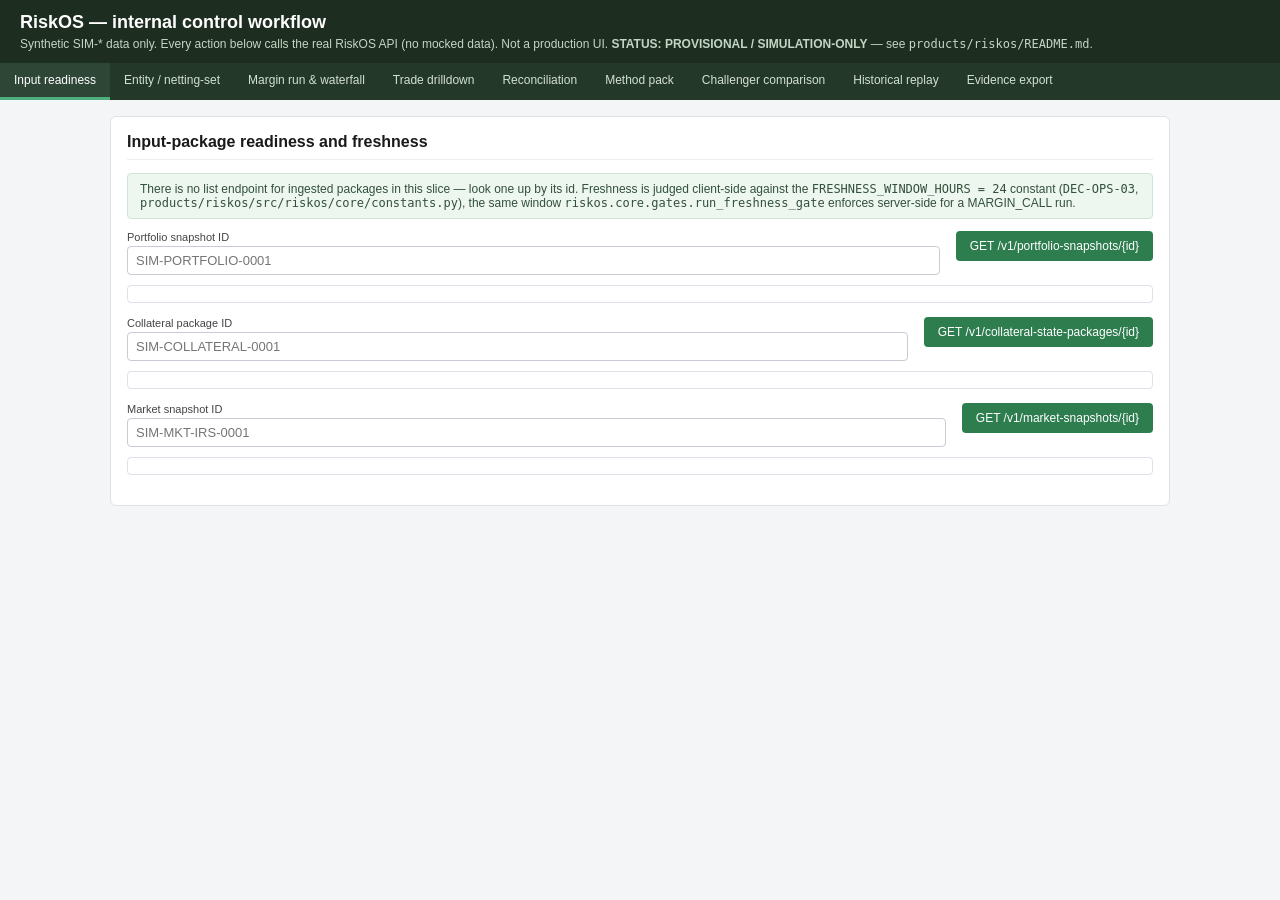
<file: apps/riskos_web/index.html>
<!doctype html>
<html lang="en">
<head>
  <meta charset="utf-8" />
  <meta name="viewport" content="width=device-width, initial-scale=1" />
  <title>RiskOS Control UI</title>
  <link rel="stylesheet" href="style.css" />
</head>
<body>
  <header>
    <h1>RiskOS &mdash; internal control workflow</h1>
    <p>Synthetic SIM-* data only. Every action below calls the real RiskOS API (no mocked data). Not a production UI.
      <strong>STATUS: PROVISIONAL / SIMULATION-ONLY</strong> &mdash; see <code>products/riskos/README.md</code>.</p>
  </header>

  <nav id="tabs">
    <button data-tab="readiness" class="active">Input readiness</button>
    <button data-tab="membership">Entity / netting-set</button>
    <button data-tab="run">Margin run &amp; waterfall</button>
    <button data-tab="drilldown">Trade drilldown</button>
    <button data-tab="reconciliation">Reconciliation</button>
    <button data-tab="methodpack">Method pack</button>
    <button data-tab="challenger">Challenger comparison</button>
    <button data-tab="replay">Historical replay</button>
    <button data-tab="export">Evidence export</button>
  </nav>

  <main>

    <!-- ============================== INPUT READINESS ============================== -->
    <section class="panel active" id="panel-readiness">
      <h2>Input-package readiness and freshness</h2>
      <div class="note">
        There is no list endpoint for ingested packages in this slice &mdash; look one up by its id. Freshness is
        judged client-side against the <code>FRESHNESS_WINDOW_HOURS = 24</code> constant
        (<code>DEC-OPS-03</code>, <code>products/riskos/src/riskos/core/constants.py</code>), the same window
        <code>riskos.core.gates.run_freshness_gate</code> enforces server-side for a MARGIN_CALL run.
      </div>

      <form id="form-lookup-portfolio" class="inline">
        <label>Portfolio snapshot ID <input name="id" placeholder="SIM-PORTFOLIO-0001" required /></label>
        <button class="action" type="submit">GET /v1/portfolio-snapshots/&#123;id&#125;</button>
      </form>
      <div id="result-readiness-portfolio" class="readiness-box"></div>

      <form id="form-lookup-collateral" class="inline">
        <label>Collateral package ID <input name="id" placeholder="SIM-COLLATERAL-0001" required /></label>
        <button class="action" type="submit">GET /v1/collateral-state-packages/&#123;id&#125;</button>
      </form>
      <div id="result-readiness-collateral" class="readiness-box"></div>

      <form id="form-lookup-market" class="inline">
        <label>Market snapshot ID <input name="id" placeholder="SIM-MKT-IRS-0001" required /></label>
        <button class="action" type="submit">GET /v1/market-snapshots/&#123;id&#125;</button>
      </form>
      <div id="result-readiness-market" class="readiness-box"></div>
    </section>

    <!-- ============================== MEMBERSHIP ============================== -->
    <section class="panel" id="panel-membership">
      <h2>Entity / netting-set membership</h2>

      <h3>Netting sets</h3>
      <div class="row-actions"><button class="action secondary" id="btn-load-netting-sets" type="button">GET /v1/netting-set-versions</button></div>
      <table id="table-netting-sets">
        <thead><tr><th>netting_set_id</th><th>calculation_entity_id</th><th>counterparty_entity_id</th><th>governing_agreement_id</th><th>approved</th></tr></thead>
        <tbody></tbody>
      </table>

      <h3>Legal entities</h3>
      <div class="row-actions"><button class="action secondary" id="btn-load-legal-entities" type="button">GET /v1/legal-entity-versions</button></div>
      <table id="table-legal-entities">
        <thead><tr><th>entity_id</th><th>display_name</th><th>home_currency</th><th>is_active_calculation_entity</th><th>approved</th></tr></thead>
        <tbody></tbody>
      </table>
    </section>

    <!-- ============================== MARGIN RUN & WATERFALL ============================== -->
    <section class="panel" id="panel-run">
      <h2>Margin run and waterfall</h2>
      <div class="note">
        Plan Section 11.7 requires all five status dimensions shown together, never collapsed into one
        success/fail indicator. They are rendered as five separate labeled fields below &mdash; not one badge.
      </div>

      <form id="form-run-create" class="wide">
        <label>Run ID <input name="run_id" placeholder="SIM-RUN-UI-0001" required /></label>
        <label>Purpose
          <select name="purpose">
            <option value="MARGIN_CALL" selected>MARGIN_CALL</option>
            <option value="CHALLENGER">CHALLENGER (rejected here &mdash; use the Challenger comparison tab)</option>
            <option value="VALUATION_CONTROL">VALUATION_CONTROL (unsupported by this build)</option>
            <option value="STRESS">STRESS (unsupported by this build)</option>
            <option value="SENSITIVITY">SENSITIVITY (unsupported by this build)</option>
          </select>
        </label>
        <label>Calculation entity ID <input name="calculation_entity_id" required /></label>
        <label>Counterparty entity ID <input name="counterparty_entity_id" required /></label>
        <label>Agreement ID <input name="agreement_id" required /></label>
        <label>Portfolio snapshot ID <input name="portfolio_snapshot_id" required /></label>
        <label>Collateral package ID <input name="collateral_package_id" required /></label>
        <hr />
        <p><strong>Source-control manifest</strong> (must match the ingested portfolio's resolved population)</p>
        <label>Manifest ID <input name="manifest_id" value="SIM-MANIFEST-0001" required /></label>
        <label>Expected accepted count <input name="expected_accepted_count" type="number" value="5" required /></label>
        <label>Expected accepted MTM total <input name="expected_accepted_mtm_total" placeholder="100536.00" required /></label>
        <label>Expected rejected/duplicate/matured/cancelled/amended/unsupported (comma-separated, default 0)
          <input name="expected_other_counts" placeholder="0,0,0,0,0,0" />
        </label>
        <hr />
        <p><strong>Counterparty call (for immediate reconciliation)</strong></p>
        <label>Call status
          <select name="cp_call_status">
            <option value="DELIVER" selected>DELIVER</option>
            <option value="RETURN">RETURN</option>
            <option value="NO_TRANSFER">NO_TRANSFER</option>
          </select>
        </label>
        <label>Call amount <input name="cp_call_amount" placeholder="45536.00" required /></label>
        <label>Call currency <input name="cp_call_currency" value="USD" required /></label>
        <button class="action" type="submit">POST /v1/calculation-runs</button>
      </form>
      <div id="result-run-create" class="result-box" hidden></div>

      <hr />
      <form id="form-run-lookup" class="inline">
        <label>Run ID to look up <input name="run_id" placeholder="SIM-RUN-UI-0001" required /></label>
        <button class="action" type="submit">Load run + waterfall</button>
      </form>

      <div id="run-status-grid" class="status-grid" hidden>
        <div class="status-cell"><span>calculation_status</span><strong id="status-calculation"></strong></div>
        <div class="status-cell"><span>data_quality_status</span><strong id="status-data-quality"></strong></div>
        <div class="status-cell"><span>reconciliation_status</span><strong id="status-reconciliation"></strong></div>
        <div class="status-cell"><span>validation_status</span><strong id="status-validation"></strong></div>
        <div class="status-cell"><span>actionability</span><strong id="status-actionability"></strong></div>
      </div>
      <div id="result-run-lookup" class="result-box" hidden></div>
      <table id="table-waterfall" hidden>
        <thead><tr><th>step</th><th>value</th><th>note</th></tr></thead>
        <tbody></tbody>
      </table>
    </section>

    <!-- ============================== TRADE DRILLDOWN ============================== -->
    <section class="panel" id="panel-drilldown">
      <h2>Trade-to-total drilldown</h2>
      <div class="note">
        Loads a portfolio snapshot's individual trades and sums accepted-trade MTM client-side; optionally
        cross-checks that sum against a calculation run's waterfall <code>exposure</code> figure.
      </div>
      <form id="form-drilldown" class="inline">
        <label>Portfolio snapshot ID <input name="snapshot_id" placeholder="SIM-PORTFOLIO-0001" required /></label>
        <label>Run ID (optional, for cross-check) <input name="run_id" placeholder="SIM-RUN-UI-0001" /></label>
        <button class="action" type="submit">Load</button>
      </form>
      <div id="result-drilldown-status"></div>
      <table id="table-drilldown">
        <thead><tr><th>trade_id</th><th>product_family</th><th>disposition</th><th>lifecycle_state</th><th>mtm</th></tr></thead>
        <tbody></tbody>
        <tfoot><tr><td colspan="4">Sum of ACCEPTED trade MTM</td><td id="drilldown-total"></td></tr></tfoot>
      </table>
    </section>

    <!-- ============================== RECONCILIATION ============================== -->
    <section class="panel" id="panel-reconciliation">
      <h2>Reconciliation breaks and undisputed amount</h2>
      <form id="form-reconciliation" class="wide">
        <label>Run ID <input name="run_id" placeholder="SIM-RUN-UI-0001" required /></label>
        <label>Counterparty party label <input name="party_label" value="COUNTERPARTY" /></label>
        <label>Call status
          <select name="call_status">
            <option value="DELIVER" selected>DELIVER</option>
            <option value="RETURN">RETURN</option>
            <option value="NO_TRANSFER">NO_TRANSFER</option>
          </select>
        </label>
        <label>Call amount <input name="call_amount" placeholder="45536.00" required /></label>
        <label>Call currency <input name="call_currency" value="USD" required /></label>
        <label>Responded? <input name="responded" type="checkbox" checked /></label>
        <button class="action" type="submit">POST /v1/reconciliations</button>
      </form>
      <div id="result-reconciliation" class="result-box" hidden></div>

      <hr />
      <form id="form-reconciliation-lookup" class="inline">
        <label>Case ID <input name="case_id" placeholder="RECON-SIM-RUN-UI-0001" required /></label>
        <button class="action" type="submit">GET /v1/reconciliation-cases/&#123;case_id&#125;</button>
      </form>
      <div id="result-reconciliation-lookup" class="result-box" hidden></div>
      <table id="table-breaks" hidden>
        <thead><tr><th>break_type</th><th>description</th><th>calc party amount</th><th>counterparty amount</th><th>difference</th></tr></thead>
        <tbody></tbody>
      </table>
    </section>

    <!-- ============================== METHOD PACK / SUPPORT MATRIX ============================== -->
    <section class="panel" id="panel-methodpack">
      <h2>Method pack and support matrix</h2>
      <div class="row-actions"><button class="action secondary" id="btn-load-method-packs" type="button">GET /v1/method-packs</button></div>
      <table id="table-method-packs">
        <thead><tr><th>method_id</th><th>version</th><th>call_currency</th><th>MTA</th><th>validation_status</th><th>provisional</th></tr></thead>
        <tbody></tbody>
      </table>

      <h3>Calculation-purpose support matrix</h3>
      <div class="note">
        There is no live <code>GET /v1/support-matrix</code> endpoint in this slice (plan 11.8 lists it as a
        stretch API). This table is derived directly from reading
        <code>riskos.core.gates.run_support_matrix_gate</code> and
        <code>riskos.core.challenger_workflow</code> &mdash; not a live query &mdash; and is labelled as such
        rather than fabricating a matrix endpoint that does not exist.
      </div>
      <table>
        <thead><tr><th>purpose</th><th>status</th><th>path</th></tr></thead>
        <tbody>
          <tr><td>MARGIN_CALL</td><td class="ok">SUPPORTED</td><td><code>riskos.core.workflow.execute_margin_call</code></td></tr>
          <tr><td>CHALLENGER</td><td class="ok">SUPPORTED (additive, indicative-only; RSK-X01)</td><td><code>riskos.core.challenger_workflow.execute_challenger_run</code></td></tr>
          <tr><td>VALUATION_CONTROL</td><td class="no">UNSUPPORTED</td><td>rejected by <code>run_support_matrix_gate</code></td></tr>
          <tr><td>STRESS</td><td class="no">UNSUPPORTED</td><td>rejected by <code>run_support_matrix_gate</code></td></tr>
          <tr><td>SENSITIVITY</td><td class="no">UNSUPPORTED</td><td>rejected by <code>run_support_matrix_gate</code></td></tr>
        </tbody>
      </table>
    </section>

    <!-- ============================== CHALLENGER COMPARISON ============================== -->
    <section class="panel" id="panel-challenger">
      <h2>RSK-X01 native valuation challenger comparison</h2>
      <div class="note">
        <strong>PROVISIONAL / ADDITIVE (DEC-RSK-02)</strong>: a <code>CHALLENGER</code> run never replaces, gates,
        or blocks the MARGIN_CALL workflow above &mdash; it is stored separately and its <code>actionability</code>
        is always <code>INDICATIVE_ONLY</code>. See
        <code>docs/methods/RSK-X01-challenger-provisional.md</code>.
      </div>

      <h3>1. Pin a market snapshot</h3>
      <form id="form-market-snapshot" class="wide">
        <label>Snapshot ID <input name="snapshot_id" value="SIM-MKT-UI-0001" required /></label>
        <label>As-of (date) <input name="as_of" type="date" required /></label>
        <label>Calendars (comma-separated) <input name="calendars" value="SIM.NONE" /></label>
        <label>Discount curves (JSON array of {currency, points:[{tenor_years, zero_rate}]})
          <textarea name="discount_curves_json">[
  {"currency": "USD", "points": [{"tenor_years": "1", "zero_rate": "0.03"}]},
  {"currency": "EUR", "points": [{"tenor_years": "1", "zero_rate": "0.02"}]}
]</textarea>
        </label>
        <label>FX spot rates (JSON array of {base_currency, quote_currency, rate}, optional)
          <textarea name="fx_spot_rates_json">[{"base_currency": "EUR", "quote_currency": "USD", "rate": "1.10"}]</textarea>
        </label>
        <button class="action" type="submit">POST /v1/market-snapshots</button>
      </form>
      <div id="result-market-snapshot" class="result-box" hidden></div>

      <h3>2. Run the challenger</h3>
      <form id="form-challenger-run" class="wide">
        <label>Run ID <input name="run_id" value="SIM-CHALLENGER-RUN-UI-0001" required /></label>
        <label>Netting set ID <input name="netting_set_id" required /></label>
        <label>Market snapshot ID <input name="market_snapshot_id" value="SIM-MKT-UI-0001" required /></label>
        <label>As-of (date) <input name="as_of" type="date" required /></label>
        <label>Portfolio snapshot ID (optional, for incumbent-MTM comparison) <input name="portfolio_snapshot_id" /></label>
        <label>IRS trades (JSON array, optional)
          <textarea name="irs_trades_json">[]</textarea>
        </label>
        <label>FX forward trades (JSON array, optional)
          <textarea name="fx_forward_trades_json">[]</textarea>
        </label>
        <button class="action" type="submit">POST /v1/challenger-runs</button>
      </form>
      <div id="result-challenger-run" class="result-box" hidden></div>

      <div id="challenger-status-grid" class="status-grid" hidden>
        <div class="status-cell"><span>calculation_status</span><strong id="challenger-status-calculation"></strong></div>
        <div class="status-cell"><span>data_quality_status</span><strong id="challenger-status-data-quality"></strong></div>
        <div class="status-cell"><span>reconciliation_status</span><strong id="challenger-status-reconciliation"></strong></div>
        <div class="status-cell"><span>validation_status</span><strong id="challenger-status-validation"></strong></div>
        <div class="status-cell"><span>actionability</span><strong id="challenger-status-actionability" class="indicative"></strong></div>
      </div>
      <table id="table-challenger-comparisons" hidden>
        <thead><tr><th>trade_id</th><th>product_family</th><th>challenger_pv</th><th>incumbent_pv</th><th>difference</th><th>tolerance</th><th>status</th><th>note</th></tr></thead>
        <tbody></tbody>
      </table>

      <hr />
      <form id="form-challenger-lookup" class="inline">
        <label>Challenger run ID <input name="run_id" placeholder="SIM-CHALLENGER-RUN-UI-0001" required /></label>
        <button class="action" type="submit">GET /v1/challenger-runs/&#123;run_id&#125;</button>
      </form>
    </section>

    <!-- ============================== HISTORICAL REPLAY (PLACEHOLDER) ============================== -->
    <section class="panel" id="panel-replay">
      <h2>Historical &ldquo;known then / corrected now&rdquo; replay</h2>
      <div class="placeholder">
        <strong>Not yet implemented.</strong> Plan Section 11.9 lists this as a RiskOS UI page, backed by plan
        Section 8.3's bitemporal record model (<code>effective_from/effective_to</code> +
        <code>known_from/known_to</code> + correction/supersession relationship). Checked
        <code>products/riskos/src/riskos/domain/entities.py</code>: every aggregate in this slice
        (<code>LegalEntityMasterVersion</code>, <code>NettingSetVersion</code>, <code>PortfolioSnapshot</code>,
        <code>CollateralStatePackage</code>, <code>CalculationRun</code>, ...) is an immutable versioned snapshot
        with at most an <code>effective_from</code>/<code>effective_to</code> pair &mdash; none carries the
        <code>known_from</code>/<code>known_to</code> "when the system possessed that version" dimension plan
        8.3 requires for a true "known then vs. corrected now" replay. Building this page against the data that
        exists today would mean fabricating a second timeline; this page is a placeholder instead until that
        backend capability is implemented.
      </div>
    </section>

    <!-- ============================== EVIDENCE EXPORT ============================== -->
    <section class="panel" id="panel-export">
      <h2>Evidence export</h2>
      <div class="note">Exports a signed, hash-chained result package (<code>cassandre_contracts.Envelope</code>) for a completed calculation run.</div>
      <form id="form-export" class="inline">
        <label>Run ID <input name="run_id" placeholder="SIM-RUN-UI-0001" required /></label>
        <button class="action" type="submit">POST /v1/result-packages:export</button>
      </form>
      <div id="result-export" class="result-box" hidden></div>
    </section>

  </main>

  <script src="app.js"></script>
</body>
</html>
</file>
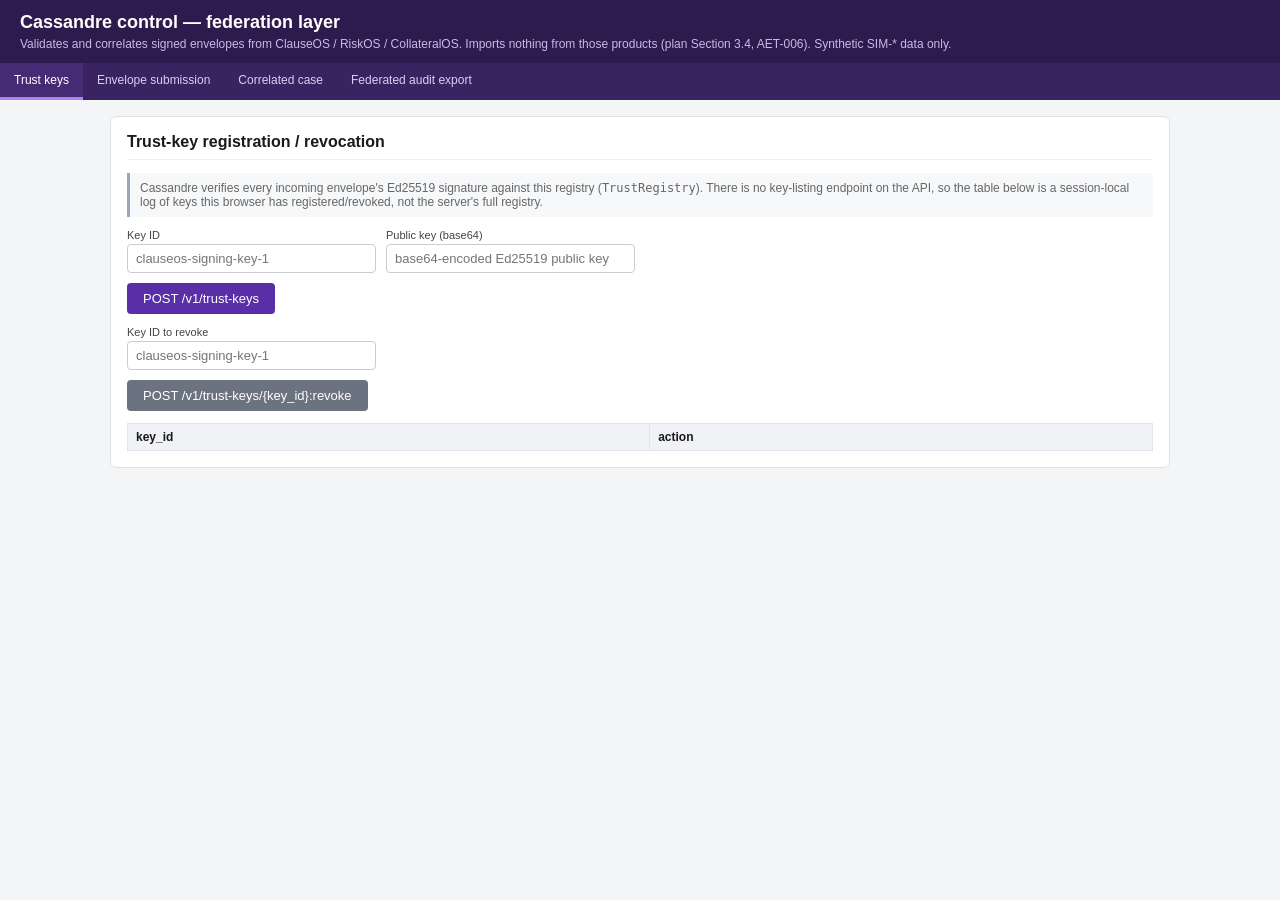
<file: apps/cassandre_control_web/static/index.html>
<!doctype html>
<html lang="en">
<head>
  <meta charset="utf-8" />
  <meta name="viewport" content="width=device-width, initial-scale=1" />
  <title>Cassandre Control UI</title>
  <link rel="stylesheet" href="style.css" />
</head>
<body>
  <header>
    <h1>Cassandre control &mdash; federation layer</h1>
    <p>Validates and correlates signed envelopes from ClauseOS / RiskOS / CollateralOS. Imports nothing from those
      products (plan Section 3.4, AET-006). Synthetic SIM-* data only.</p>
  </header>

  <nav id="tabs">
    <button data-tab="trust-keys" class="active">Trust keys</button>
    <button data-tab="envelope">Envelope submission</button>
    <button data-tab="correlated-case">Correlated case</button>
    <button data-tab="audit-export">Federated audit export</button>
  </nav>

  <main>

    <!-- ============================== TRUST KEYS ============================== -->
    <section class="panel active" id="panel-trust-keys">
      <h2>Trust-key registration / revocation</h2>
      <div class="note">
        Cassandre verifies every incoming envelope's Ed25519 signature against this registry
        (<code>TrustRegistry</code>). There is no key-listing endpoint on the API, so the table below is a
        session-local log of keys this browser has registered/revoked, not the server's full registry.
      </div>
      <form id="form-register-key">
        <label>Key ID <input name="key_id" placeholder="clauseos-signing-key-1" required /></label>
        <label>Public key (base64) <input name="public_key_b64" placeholder="base64-encoded Ed25519 public key" required /></label>
        <button class="action" type="submit">POST /v1/trust-keys</button>
      </form>
      <div id="result-register-key" class="result-box" hidden></div>

      <form id="form-revoke-key">
        <label>Key ID to revoke <input name="key_id" placeholder="clauseos-signing-key-1" required /></label>
        <button class="action secondary" type="submit">POST /v1/trust-keys/&#123;key_id&#125;:revoke</button>
      </form>
      <div id="result-revoke-key" class="result-box" hidden></div>

      <table id="table-keys">
        <thead><tr><th>key_id</th><th>action</th></tr></thead>
        <tbody></tbody>
      </table>
    </section>

    <!-- ============================== ENVELOPE SUBMISSION ============================== -->
    <section class="panel" id="panel-envelope">
      <h2>Envelope submission</h2>
      <div class="note">
        Paste or upload a signed <code>cassandre_contracts.Envelope</code> JSON document. On rejection, every exact
        failure reason from <code>verify_envelope</code>'s closed set is shown (e.g. <code>CONTENT_HASH_MISMATCH</code>,
        <code>UNKNOWN_OR_REVOKED_KEY_ID</code>, <code>SIGNATURE_INVALID</code>, <code>MISSING_SIGNATURE</code>,
        <code>AUDIENCE_MISMATCH</code>, <code>PURPOSE_NOT_PERMITTED</code>, <code>STALE</code>,
        <code>AUTHORITY_STATUS_NOT_PERMITTED</code>) &mdash; never collapsed to a generic "error".
      </div>
      <div class="row-actions">
        <label style="flex-direction:row;align-items:center;gap:6px;">
          <span>Upload envelope JSON file:</span>
          <input type="file" id="file-envelope" accept="application/json,.json" />
        </label>
      </div>
      <form id="form-submit-envelope" class="wide">
        <label>Envelope JSON
          <textarea name="envelope_json" placeholder='{"schema_name": "...", "signature": {...}, ...}' required></textarea>
        </label>
        <button class="action" type="submit">POST /v1/envelopes:submit</button>
      </form>
      <div id="result-envelope"></div>
    </section>

    <!-- ============================== CORRELATED CASE ============================== -->
    <section class="panel" id="panel-correlated-case">
      <h2>Correlated case view</h2>
      <div class="note">
        Look up a case by its correlation key (each envelope's <code>simulation_provenance.scenario_id</code>).
        Shows which of ClauseOS / RiskOS / CollateralOS have submitted an accepted envelope for that case, and
        whether it is cross-product complete (all three present).
      </div>
      <form id="form-correlated-case">
        <label>Correlation key / scenario_id <input name="correlation_key" placeholder="SIM-SCEN-0001" required /></label>
        <button class="action" type="submit">GET /v1/correlated-cases/&#123;key&#125;</button>
      </form>
      <div id="result-correlated-case"></div>
    </section>

    <!-- ============================== FEDERATED AUDIT EXPORT ============================== -->
    <section class="panel" id="panel-audit-export">
      <h2>Federated audit export</h2>
      <div class="note">
        Assembles a read-only bundle from already-verified envelope receipts for one correlation key (plan
        Section 3.4: "assemble a federated audit bundle"). Rendered as a table by default; toggle raw JSON below.
      </div>
      <form id="form-audit-export">
        <label>Correlation key / scenario_id <input name="correlation_key" placeholder="SIM-SCEN-0001" required /></label>
        <button class="action" type="submit">GET .../federated-audit-export</button>
      </form>
      <div id="result-audit-export"></div>
    </section>

  </main>

  <script src="app.js"></script>
</body>
</html>
</file>
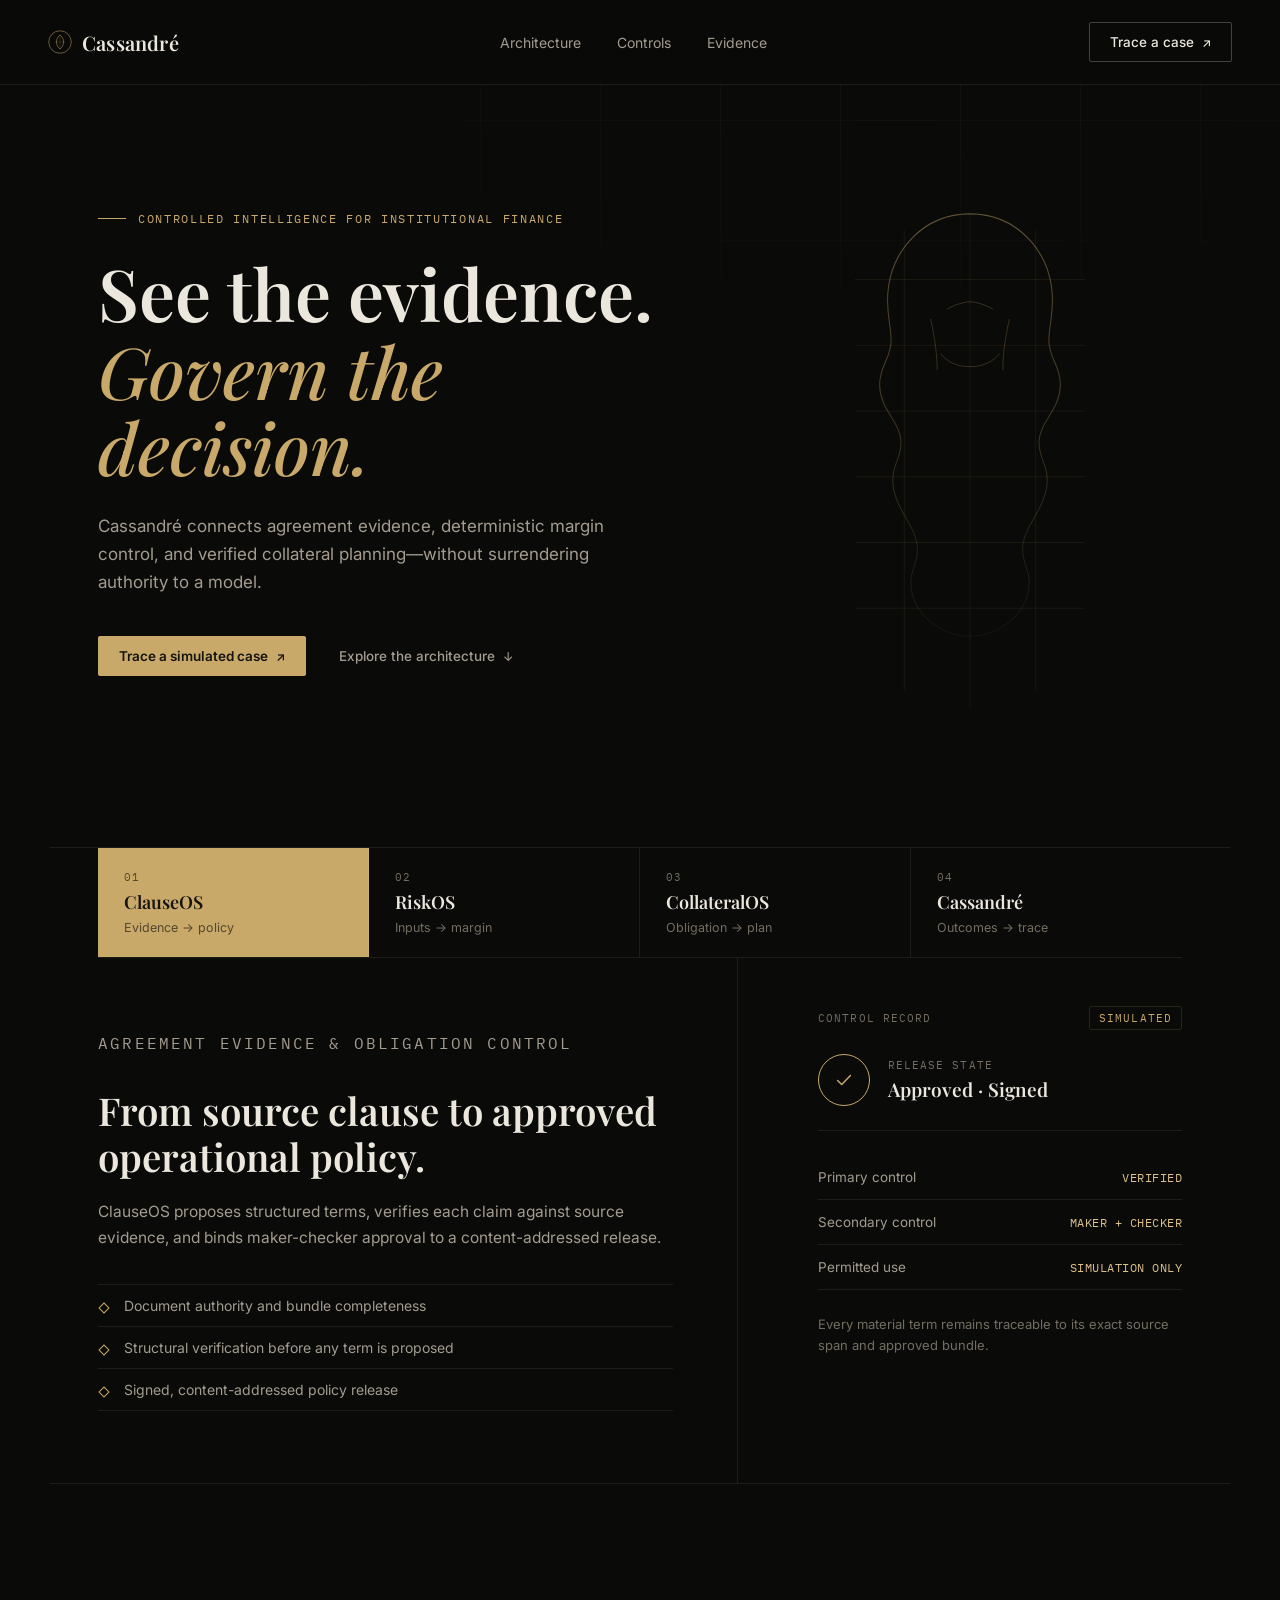
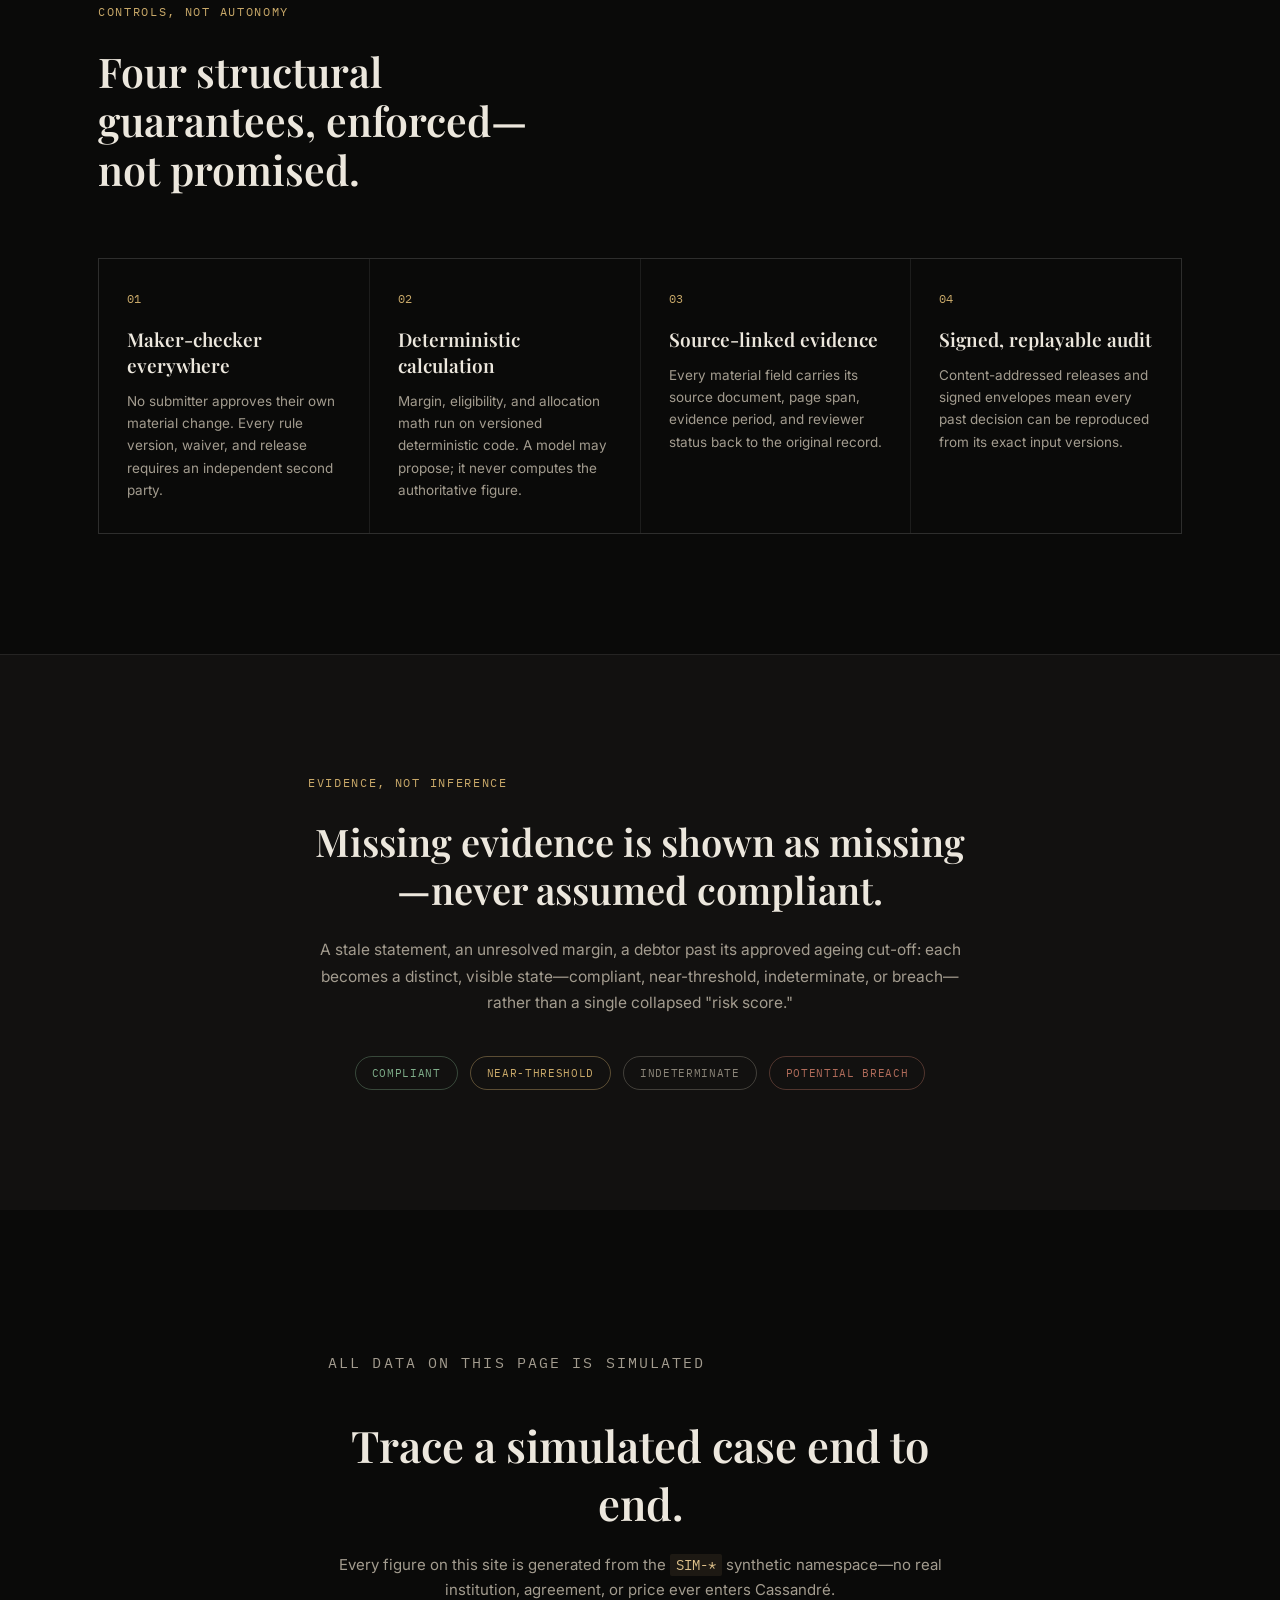
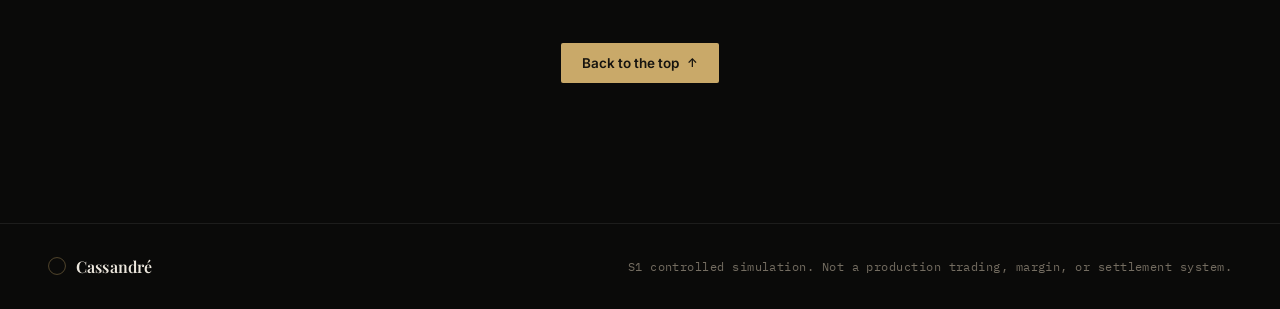
<file: apps/cassandre_marketing_web/static/index.html>
<!doctype html>
<html lang="en">
<head>
<meta charset="utf-8" />
<meta name="viewport" content="width=device-width, initial-scale=1" />
<title>Cassandre — Controlled intelligence for institutional finance</title>
<meta name="description" content="Cassandre connects agreement evidence, deterministic margin control, and verified collateral planning — without surrendering authority to a model." />
<link rel="icon" href="data:,">
<link rel="preconnect" href="https://fonts.googleapis.com" />
<link rel="preconnect" href="https://fonts.gstatic.com" crossorigin />
<link href="https://fonts.googleapis.com/css2?family=Playfair+Display:ital,wght@0,500;0,600;0,700;1,500;1,600&family=Inter:wght@400;500;600&family=IBM+Plex+Mono:wght@400;500&display=swap" rel="stylesheet" />
<link rel="stylesheet" href="style.css" />
</head>
<body>

<div class="grid-overlay" aria-hidden="true"></div>

<header class="site-header" id="top">
  <a class="brand" href="#top">
    <svg class="brand-mark" viewBox="0 0 48 48" aria-hidden="true">
      <circle cx="24" cy="24" r="22.5" fill="none" stroke="currentColor" stroke-width="1"/>
      <path d="M24 10c-4.5 3.5-7 8-7 14s2.5 10.5 7 14c4.5-3.5 7-8 7-14s-2.5-10.5-7-14z" fill="none" stroke="currentColor" stroke-width="1"/>
      <path d="M13 24h22M24 10v28" stroke="currentColor" stroke-width="0.6" opacity="0.6"/>
    </svg>
    <span class="brand-word">Cassandré</span>
  </a>
  <nav class="primary-nav" aria-label="Primary">
    <a href="#architecture">Architecture</a>
    <a href="#controls">Controls</a>
    <a href="#evidence">Evidence</a>
  </nav>
  <a class="btn btn-outline" href="#trace">Trace a case <span class="arrow">↗</span></a>
</header>

<main>

  <section class="hero">
    <div class="hero-copy">
      <p class="eyebrow"><span class="rule" aria-hidden="true"></span>Controlled intelligence for institutional finance</p>
      <h1 class="hero-title">
        See the evidence.
        <span class="hero-accent">Govern the decision.</span>
      </h1>
      <p class="lede">Cassandré connects agreement evidence, deterministic margin control, and verified collateral planning&mdash;without surrendering authority to a model.</p>
      <div class="hero-actions">
        <a class="btn btn-primary" href="#trace">Trace a simulated case <span class="arrow">↗</span></a>
        <a class="btn btn-link" href="#architecture">Explore the architecture <span class="arrow arrow-down">↓</span></a>
      </div>
    </div>
    <figure class="hero-figure" aria-hidden="true">
      <svg viewBox="0 0 520 640" preserveAspectRatio="xMidYMid slice">
        <defs>
          <linearGradient id="bustFade" x1="0" y1="0" x2="0" y2="1">
            <stop offset="0%" stop-color="var(--gold)" stop-opacity="0.55"/>
            <stop offset="100%" stop-color="var(--gold)" stop-opacity="0.08"/>
          </linearGradient>
        </defs>
        <path d="M260 40c-58 0-96 46-100 96-2 26 4 40 4 58 0 22-14 30-14 54 0 30 26 46 26 70 0 20-10 26-10 46 0 34 30 56 30 84 0 18-8 24-8 40 0 40 38 66 72 66s72-26 72-66c0-16-8-22-8-40 0-28 30-50 30-84 0-20-10-26-10-46 0-24 26-40 26-70 0-24-14-32-14-54 0-18 6-32 4-58-4-50-42-96-100-96z"
          fill="none" stroke="url(#bustFade)" stroke-width="1.25"/>
        <path d="M212 168c6 26 8 46 8 62M308 168c-6 26-8 46-8 62M232 156c10-6 22-9 28-9s18 3 28 9M224 210c8 10 20 16 36 16s28-6 36-16"
          fill="none" stroke="var(--gold)" stroke-opacity="0.35" stroke-width="1"/>
        <g stroke="var(--gold)" stroke-opacity="0.18" stroke-width="0.75">
          <path d="M120 120h280M120 200h280M120 280h280M120 360h280M120 440h280M120 520h280"/>
          <path d="M180 60v560M260 40v600M340 60v560"/>
        </g>
      </svg>
    </figure>
  </section>

  <section class="architecture" id="architecture">

    <div class="pillar-tabs" role="tablist" aria-label="Cassandre architecture">
      <button class="pillar-tab active" role="tab" aria-selected="true" data-pillar="clauseos">
        <span class="pillar-index">01</span>
        <span class="pillar-name">ClauseOS</span>
        <span class="pillar-flow">Evidence → policy</span>
      </button>
      <button class="pillar-tab" role="tab" aria-selected="false" data-pillar="riskos">
        <span class="pillar-index">02</span>
        <span class="pillar-name">RiskOS</span>
        <span class="pillar-flow">Inputs → margin</span>
      </button>
      <button class="pillar-tab" role="tab" aria-selected="false" data-pillar="collateralos">
        <span class="pillar-index">03</span>
        <span class="pillar-name">CollateralOS</span>
        <span class="pillar-flow">Obligation → plan</span>
      </button>
      <button class="pillar-tab" role="tab" aria-selected="false" data-pillar="cassandre">
        <span class="pillar-index">04</span>
        <span class="pillar-name">Cassandré</span>
        <span class="pillar-flow">Outcomes → trace</span>
      </button>
    </div>

    <div class="pillar-panels">

      <div class="pillar-panel active" data-pillar-panel="clauseos">
        <div class="pillar-copy">
          <p class="eyebrow eyebrow-plain">Agreement evidence &amp; obligation control</p>
          <h2>From source clause to approved operational policy.</h2>
          <p>ClauseOS proposes structured terms, verifies each claim against source evidence, and binds maker-checker approval to a content-addressed release.</p>
          <ul class="feature-list">
            <li>Document authority and bundle completeness</li>
            <li>Structural verification before any term is proposed</li>
            <li>Signed, content-addressed policy release</li>
          </ul>
        </div>
        <div class="control-record">
          <div class="control-record-head">
            <span>Control record</span>
            <span class="tag">Simulated</span>
          </div>
          <div class="control-record-state">
            <div class="state-icon" aria-hidden="true">
              <svg viewBox="0 0 24 24"><path d="M5 12.5l4.5 4.5L19 7" fill="none" stroke="currentColor" stroke-width="1.6" stroke-linecap="round" stroke-linejoin="round"/></svg>
            </div>
            <div>
              <p class="state-label">Release state</p>
              <p class="state-value">Approved · Signed</p>
            </div>
          </div>
          <dl class="control-record-rows">
            <div><dt>Primary control</dt><dd>Verified</dd></div>
            <div><dt>Secondary control</dt><dd>Maker + Checker</dd></div>
            <div><dt>Permitted use</dt><dd>Simulation only</dd></div>
          </dl>
          <p class="control-record-note">Every material term remains traceable to its exact source span and approved bundle.</p>
        </div>
      </div>

      <div class="pillar-panel" data-pillar-panel="riskos">
        <div class="pillar-copy">
          <p class="eyebrow eyebrow-plain">Exposure, margin &amp; reconciliation</p>
          <h2>From portfolio inputs to a defensible margin call.</h2>
          <p>RiskOS revalues each netting set against independent inputs, runs the approved method pack, and reconciles the waterfall before any call is issued.</p>
          <ul class="feature-list">
            <li>Independent mark-to-market per position</li>
            <li>One approved method pack, versioned and traceable</li>
            <li>Reconciliation breaks held open until explained</li>
          </ul>
        </div>
        <div class="control-record">
          <div class="control-record-head">
            <span>Control record</span>
            <span class="tag">Simulated</span>
          </div>
          <div class="control-record-state">
            <div class="state-icon" aria-hidden="true">
              <svg viewBox="0 0 24 24"><path d="M5 12.5l4.5 4.5L19 7" fill="none" stroke="currentColor" stroke-width="1.6" stroke-linecap="round" stroke-linejoin="round"/></svg>
            </div>
            <div>
              <p class="state-label">Release state</p>
              <p class="state-value">Reconciled · 0 open breaks</p>
            </div>
          </div>
          <dl class="control-record-rows">
            <div><dt>Primary control</dt><dd>Independent MTM</dd></div>
            <div><dt>Secondary control</dt><dd>Maker + Checker</dd></div>
            <div><dt>Permitted use</dt><dd>Simulation only</dd></div>
          </dl>
          <p class="control-record-note">Every margin figure traces to its method-pack version and source portfolio snapshot.</p>
        </div>
      </div>

      <div class="pillar-panel" data-pillar-panel="collateralos">
        <div class="pillar-copy">
          <p class="eyebrow eyebrow-plain">Eligibility, allocation &amp; settlement evidence</p>
          <h2>From a standing obligation to a verified allocation plan.</h2>
          <p>CollateralOS compiles the eligibility policy, solves for an allocation, and binds the result to an atomic, maker-checker reservation.</p>
          <ul class="feature-list">
            <li>Policy-compiled eligibility and concentration limits</li>
            <li>Independently verified solver output</li>
            <li>Atomic reservation before any instruction is drafted</li>
          </ul>
        </div>
        <div class="control-record">
          <div class="control-record-head">
            <span>Control record</span>
            <span class="tag">Simulated</span>
          </div>
          <div class="control-record-state">
            <div class="state-icon" aria-hidden="true">
              <svg viewBox="0 0 24 24"><path d="M5 12.5l4.5 4.5L19 7" fill="none" stroke="currentColor" stroke-width="1.6" stroke-linecap="round" stroke-linejoin="round"/></svg>
            </div>
            <div>
              <p class="state-label">Release state</p>
              <p class="state-value">Planned · Reserved</p>
            </div>
          </div>
          <dl class="control-record-rows">
            <div><dt>Primary control</dt><dd>Solver-verified</dd></div>
            <div><dt>Secondary control</dt><dd>Maker + Checker</dd></div>
            <div><dt>Permitted use</dt><dd>Simulation only</dd></div>
          </dl>
          <p class="control-record-note">Every allocation line traces to its policy bundle and inventory snapshot.</p>
        </div>
      </div>

      <div class="pillar-panel" data-pillar-panel="cassandre">
        <div class="pillar-copy">
          <p class="eyebrow eyebrow-plain">Cross-product correlation &amp; audit</p>
          <h2>From three signed outcomes to one federated trace.</h2>
          <p>Cassandré validates and correlates signed envelopes from ClauseOS, RiskOS, and CollateralOS&mdash;without reading into any product's internal state.</p>
          <ul class="feature-list">
            <li>Ed25519-verified envelopes only</li>
            <li>Correlated by case, never inferred by name</li>
            <li>Read-only federated audit export</li>
          </ul>
        </div>
        <div class="control-record">
          <div class="control-record-head">
            <span>Control record</span>
            <span class="tag">Simulated</span>
          </div>
          <div class="control-record-state">
            <div class="state-icon" aria-hidden="true">
              <svg viewBox="0 0 24 24"><path d="M5 12.5l4.5 4.5L19 7" fill="none" stroke="currentColor" stroke-width="1.6" stroke-linecap="round" stroke-linejoin="round"/></svg>
            </div>
            <div>
              <p class="state-label">Release state</p>
              <p class="state-value">Correlated · Complete</p>
            </div>
          </div>
          <dl class="control-record-rows">
            <div><dt>Primary control</dt><dd>Signature-verified</dd></div>
            <div><dt>Secondary control</dt><dd>Cross-product check</dd></div>
            <div><dt>Permitted use</dt><dd>Simulation only</dd></div>
          </dl>
          <p class="control-record-note">Every correlated case shows exactly which products have submitted a verified envelope.</p>
        </div>
      </div>

    </div>
  </section>

  <section class="controls" id="controls">
    <p class="eyebrow eyebrow-plain">Controls, not autonomy</p>
    <h2>Four structural guarantees, enforced&mdash;not promised.</h2>
    <div class="control-grid">
      <article>
        <span class="control-index">01</span>
        <h3>Maker-checker everywhere</h3>
        <p>No submitter approves their own material change. Every rule version, waiver, and release requires an independent second party.</p>
      </article>
      <article>
        <span class="control-index">02</span>
        <h3>Deterministic calculation</h3>
        <p>Margin, eligibility, and allocation math run on versioned deterministic code. A model may propose; it never computes the authoritative figure.</p>
      </article>
      <article>
        <span class="control-index">03</span>
        <h3>Source-linked evidence</h3>
        <p>Every material field carries its source document, page span, evidence period, and reviewer status back to the original record.</p>
      </article>
      <article>
        <span class="control-index">04</span>
        <h3>Signed, replayable audit</h3>
        <p>Content-addressed releases and signed envelopes mean every past decision can be reproduced from its exact input versions.</p>
      </article>
    </div>
  </section>

  <section class="evidence" id="evidence">
    <div class="evidence-inner">
      <p class="eyebrow eyebrow-plain">Evidence, not inference</p>
      <h2>Missing evidence is shown as missing&mdash;never assumed compliant.</h2>
      <p class="evidence-lede">A stale statement, an unresolved margin, a debtor past its approved ageing cut-off: each becomes a distinct, visible state&mdash;compliant, near-threshold, indeterminate, or breach&mdash;rather than a single collapsed "risk score."</p>
      <div class="evidence-states">
        <span class="state-chip state-chip--ok">Compliant</span>
        <span class="state-chip state-chip--near">Near-threshold</span>
        <span class="state-chip state-chip--unknown">Indeterminate</span>
        <span class="state-chip state-chip--breach">Potential breach</span>
      </div>
    </div>
  </section>

  <section class="trace" id="trace">
    <p class="eyebrow eyebrow-plain">All data on this page is simulated</p>
    <h2>Trace a simulated case end to end.</h2>
    <p>Every figure on this site is generated from the <code>SIM-*</code> synthetic namespace&mdash;no real institution, agreement, or price ever enters Cassandré.</p>
    <a class="btn btn-primary" href="#top">Back to the top <span class="arrow">↑</span></a>
  </section>

</main>

<footer class="site-footer">
  <div class="brand brand-footer">
    <svg class="brand-mark" viewBox="0 0 48 48" aria-hidden="true">
      <circle cx="24" cy="24" r="22.5" fill="none" stroke="currentColor" stroke-width="1"/>
    </svg>
    <span class="brand-word">Cassandré</span>
  </div>
  <p class="footer-note">S1 controlled simulation. Not a production trading, margin, or settlement system.</p>
</footer>

<script src="app.js"></script>
</body>
</html>
</file>
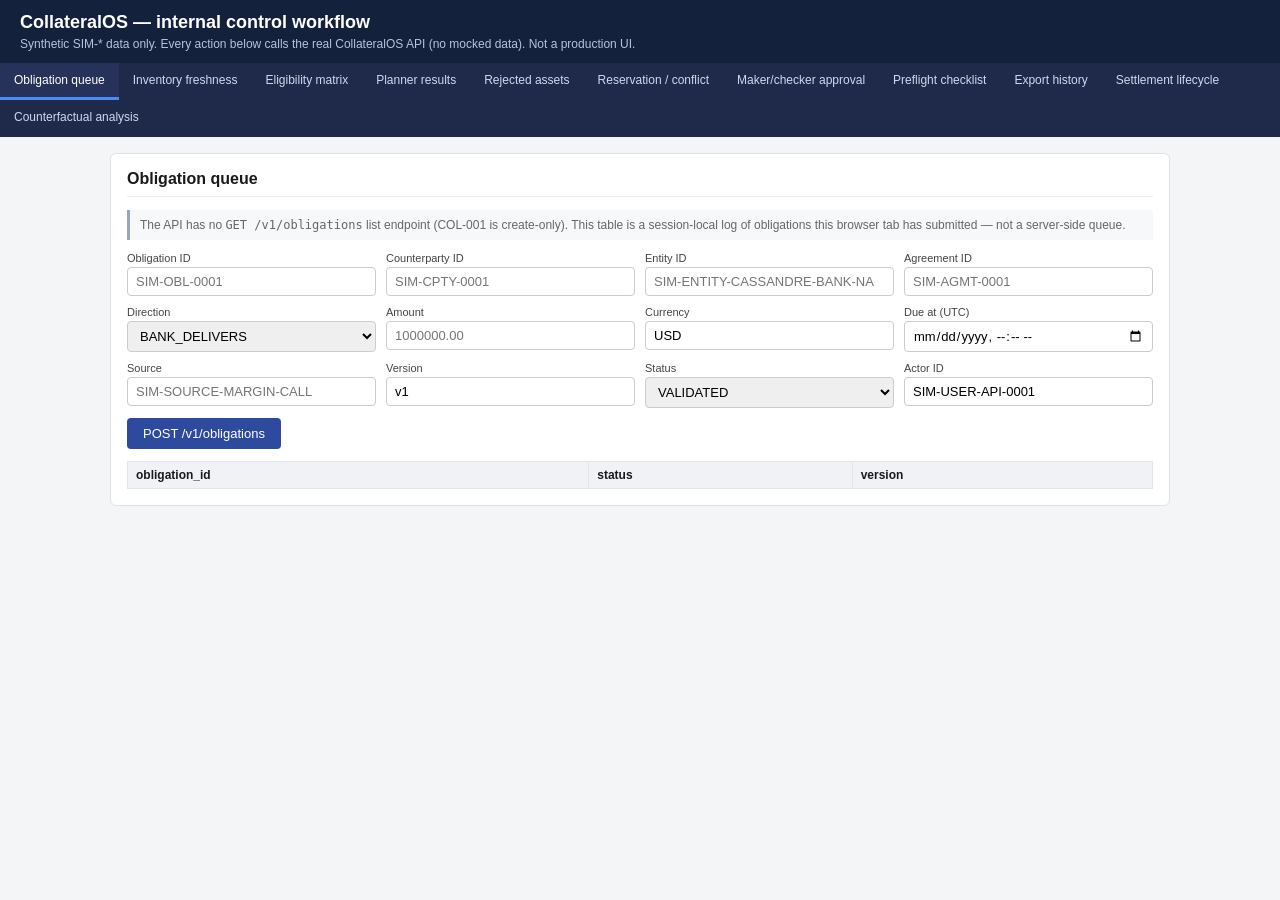
<file: apps/collateralos_web/static/index.html>
<!doctype html>
<html lang="en">
<head>
  <meta charset="utf-8" />
  <meta name="viewport" content="width=device-width, initial-scale=1" />
  <title>CollateralOS Control UI</title>
  <link rel="stylesheet" href="style.css" />
</head>
<body>
  <header>
    <h1>CollateralOS &mdash; internal control workflow</h1>
    <p>Synthetic SIM-* data only. Every action below calls the real CollateralOS API (no mocked data). Not a production UI.</p>
  </header>

  <nav id="tabs">
    <button data-tab="obligations" class="active">Obligation queue</button>
    <button data-tab="inventory">Inventory freshness</button>
    <button data-tab="eligibility">Eligibility matrix</button>
    <button data-tab="planner">Planner results</button>
    <button data-tab="rejected">Rejected assets</button>
    <button data-tab="reservation">Reservation / conflict</button>
    <button data-tab="approval">Maker/checker approval</button>
    <button data-tab="preflight">Preflight checklist</button>
    <button data-tab="export">Export history</button>
    <button data-tab="settlement">Settlement lifecycle</button>
    <button data-tab="counterfactual">Counterfactual analysis</button>
  </nav>

  <main>

    <!-- ============================== OBLIGATION QUEUE ============================== -->
    <section class="panel active" id="panel-obligations">
      <h2>Obligation queue</h2>
      <div class="note">
        The API has no <code>GET /v1/obligations</code> list endpoint (COL-001 is create-only). This table is a
        session-local log of obligations this browser tab has submitted &mdash; not a server-side queue.
      </div>
      <form id="form-obligation">
        <label>Obligation ID <input name="obligation_id" placeholder="SIM-OBL-0001" required /></label>
        <label>Counterparty ID <input name="counterparty_id" placeholder="SIM-CPTY-0001" required /></label>
        <label>Entity ID <input name="entity_id" placeholder="SIM-ENTITY-CASSANDRE-BANK-NA" required /></label>
        <label>Agreement ID <input name="agreement_id" placeholder="SIM-AGMT-0001" required /></label>
        <label>Direction
          <select name="direction">
            <option value="BANK_DELIVERS" selected>BANK_DELIVERS</option>
            <option value="COUNTERPARTY_DELIVERS">COUNTERPARTY_DELIVERS (not implemented by this slice)</option>
          </select>
        </label>
        <label>Amount <input name="amount_amount" placeholder="1000000.00" required /></label>
        <label>Currency <input name="amount_currency" placeholder="USD" value="USD" required /></label>
        <label>Due at (UTC) <input name="due_at" type="datetime-local" required /></label>
        <label>Source <input name="source" placeholder="SIM-SOURCE-MARGIN-CALL" required /></label>
        <label>Version <input name="version" value="v1" /></label>
        <label>Status
          <select name="status">
            <option value="VALIDATED" selected>VALIDATED</option>
          </select>
        </label>
        <label>Actor ID <input name="actor_id" value="SIM-USER-API-0001" /></label>
        <button class="action" type="submit">POST /v1/obligations</button>
      </form>
      <div id="result-obligation" class="result-box" hidden></div>
      <table id="table-obligations">
        <thead><tr><th>obligation_id</th><th>status</th><th>version</th></tr></thead>
        <tbody></tbody>
      </table>
    </section>

    <!-- ============================== INVENTORY FRESHNESS ============================== -->
    <section class="panel" id="panel-inventory">
      <h2>Inventory freshness and reconciliation</h2>
      <div class="note">
        The API has no list/reconciliation endpoint either &mdash; only <code>POST /v1/inventory-snapshots</code>
        (COL-002/003). This page submits a snapshot and keeps a session log. Staleness/encumbrance/recall flags for a
        given position only become visible once a plan is run against the snapshot (see "Eligibility matrix" and
        "Rejected assets" tabs, which read them from the plan's independent-verifier evidence).
      </div>
      <div class="row-actions">
        <button class="action secondary" id="btn-load-snapshot-example" type="button">Load example positions JSON</button>
      </div>
      <form id="form-snapshot" class="wide">
        <label>Snapshot ID <input name="snapshot_id" placeholder="SIM-SNAP-0001" required /></label>
        <label>Version <input name="version" value="v1" /></label>
        <label>As-of (UTC) <input name="as_of" type="datetime-local" required /></label>
        <label>Positions (JSON array of position objects)
          <textarea name="positions_json" required></textarea>
        </label>
        <label>Actor ID <input name="actor_id" value="SIM-USER-API-0001" /></label>
        <button class="action" type="submit">POST /v1/inventory-snapshots</button>
      </form>
      <div id="result-snapshot" class="result-box" hidden></div>
      <table id="table-snapshots">
        <thead><tr><th>snapshot_id</th><th>version</th><th>position_count</th></tr></thead>
        <tbody></tbody>
      </table>
    </section>

    <!-- ============================== ELIGIBILITY MATRIX ============================== -->
    <section class="panel" id="panel-eligibility">
      <h2>Eligibility matrix and rule evidence</h2>
      <div class="note">
        There is no standalone eligibility-preview endpoint in this slice. This matrix is derived from
        <code>GET /v1/plans/&#123;plan_id&#125;/evidence</code>'s <code>verifier_notes</code>, which record every
        position the independent verifier rejected and its full ordered reason list &mdash; never a bare boolean
        (plan Section 12.3). Run a plan first (Planner results tab), then look it up here.
      </div>
      <form id="form-eligibility">
        <label>Plan ID <input name="plan_id" placeholder="SIM-PLAN-0001" required /></label>
        <button class="action" type="submit">GET /v1/plans/&#123;plan_id&#125;/evidence</button>
      </form>
      <div id="result-eligibility-raw" class="result-box" hidden></div>
      <table id="table-eligibility">
        <thead><tr><th>position_id (or violation)</th><th>rejection reasons</th></tr></thead>
        <tbody></tbody>
      </table>
    </section>

    <!-- ============================== PLANNER RESULTS ============================== -->
    <section class="panel" id="panel-planner">
      <h2>Planner results: feasibility and gap</h2>
      <form id="form-plan-create">
        <label>Plan ID <input name="plan_id" placeholder="SIM-PLAN-0001" required /></label>
        <label>Obligation ID <input name="obligation_id" placeholder="SIM-OBL-0001" required /></label>
        <label>Policy ID <input name="policy_id" placeholder="from Policy activate step" required /></label>
        <label>Snapshot ID <input name="snapshot_id" placeholder="SIM-SNAP-0001" required /></label>
        <label>As-of (UTC) <input name="as_of" type="datetime-local" required /></label>
        <label>Existing held total <input name="existing_held_total" value="0" /></label>
        <label>Existing held by issuer group (JSON object, optional)
          <input name="existing_held_by_issuer_group" placeholder="{}" value="{}" />
        </label>
        <label>Cost rate by position (JSON object, optional)
          <input name="cost_rate_by_position" placeholder="leave blank for none" />
        </label>
        <label>Actor ID <input name="actor_id" value="SIM-USER-API-0001" /></label>
        <button class="action" type="submit">POST /v1/plans</button>
      </form>

      <hr />
      <p><strong>Policy bundle helper</strong> &mdash; a plan needs an ACTIVE policy_id. This slice only ships one
        provisional bundle (<code>SIM-POLICY-001</code>, per DEC-COL-01); validate then activate it here.</p>
      <div class="row-actions">
        <button class="action secondary" id="btn-validate-policy" type="button">POST /v1/policy-bundles:validate</button>
        <input id="input-activate-policy-id" placeholder="policy_id to activate" />
        <button class="action secondary" id="btn-activate-policy" type="button">POST /v1/policy-bundles/&#123;id&#125;:activate</button>
      </div>
      <div id="result-policy" class="result-box" hidden></div>

      <hr />
      <form id="form-plan-lookup">
        <label>Plan ID to look up <input name="plan_id" placeholder="SIM-PLAN-0001" required /></label>
        <button class="action" type="submit">GET /v1/plans/&#123;plan_id&#125;</button>
      </form>
      <div id="result-plan" class="result-box" hidden></div>
      <table id="table-plans">
        <thead><tr><th>plan_id</th><th>status (closed vocabulary)</th><th>method</th><th>objective</th><th>gap %</th><th>verified</th></tr></thead>
        <tbody></tbody>
      </table>
    </section>

    <!-- ============================== REJECTED ASSETS ============================== -->
    <section class="panel" id="panel-rejected">
      <h2>Rejected assets and infeasibility diagnosis</h2>
      <div class="note">
        Same evidence source as the eligibility matrix: <code>verifier_notes</code> from
        <code>GET /v1/plans/&#123;plan_id&#125;/evidence</code>. This view instead groups by violation category
        (ineligible position, exceeds available inventory, minimum-lot violation, concentration cap, insufficient
        coverage, solver-level infeasibility) so an infeasible plan's root cause is legible at a glance.
      </div>
      <form id="form-rejected">
        <label>Plan ID <input name="plan_id" placeholder="SIM-PLAN-0001" required /></label>
        <button class="action" type="submit">Diagnose</button>
      </form>
      <div id="result-rejected-status"></div>
      <div id="result-rejected-groups"></div>
    </section>

    <!-- ============================== RESERVATION / CONFLICT ============================== -->
    <section class="panel" id="panel-reservation">
      <h2>Reservation / conflict view</h2>
      <form id="form-reserve">
        <label>Plan ID <input name="plan_id" placeholder="SIM-PLAN-0001" required /></label>
        <label>Reservation ID <input name="reservation_id" placeholder="SIM-RSV-0001" required /></label>
        <label>Instruction ID <input name="instruction_id" placeholder="SIM-INSTR-0001" required /></label>
        <label>TTL minutes (optional) <input name="ttl_minutes" type="number" placeholder="15" /></label>
        <label>Actor ID <input name="actor_id" value="SIM-USER-API-0001" /></label>
        <button class="action" type="submit">POST /v1/plans/&#123;plan_id&#125;:reserve</button>
      </form>
      <div id="result-reserve" class="result-box" hidden></div>
      <div id="result-reserve-conflict" hidden></div>
      <table id="table-reservations">
        <thead><tr><th>reservation_id</th><th>plan_id</th><th>status</th><th>expires_at</th><th>instruction_id</th></tr></thead>
        <tbody></tbody>
      </table>
    </section>

    <!-- ============================== MAKER/CHECKER APPROVAL ============================== -->
    <section class="panel" id="panel-approval">
      <h2>Maker/checker approval</h2>
      <div class="note">Maker and checker must be different actors (self-approval is rejected with 422 <code>SELF_APPROVAL_REJECTED</code>); a plan-binding change between the two steps fails closed with 409 <code>APPROVAL_INVALIDATED</code>.</div>
      <form id="form-maker-approve">
        <label>Reservation ID <input name="reservation_id" placeholder="SIM-RSV-0001" required /></label>
        <label>Maker ID <input name="maker_id" placeholder="SIM-USER-MAKER-0001" required /></label>
        <button class="action" type="submit">POST .../&#123;reservation_id&#125;:maker-approve</button>
      </form>
      <div id="result-maker-approve" class="result-box" hidden></div>

      <form id="form-checker-approve">
        <label>Reservation ID <input name="reservation_id" placeholder="SIM-RSV-0001" required /></label>
        <label>Checker ID <input name="checker_id" placeholder="SIM-USER-CHECKER-0001" required /></label>
        <button class="action" type="submit">POST .../&#123;reservation_id&#125;:checker-approve</button>
      </form>
      <div id="result-checker-approve" class="result-box" hidden></div>
    </section>

    <!-- ============================== PREFLIGHT ============================== -->
    <section class="panel" id="panel-preflight">
      <h2>Preflight checklist</h2>
      <form id="form-preflight">
        <label>Instruction ID <input name="instruction_id" placeholder="SIM-INSTR-0001" required /></label>
        <label>Actor ID <input name="actor_id" value="SIM-USER-API-0001" /></label>
        <button class="action" type="submit">POST /v1/instructions/&#123;instruction_id&#125;:preflight</button>
      </form>
      <div id="result-preflight"></div>
    </section>

    <!-- ============================== EXPORT HISTORY ============================== -->
    <section class="panel" id="panel-export">
      <h2>Export history</h2>
      <div class="note">
        <code>export-internal</code> is idempotent: the same <code>idempotency_key</code> + same request body replays
        the prior result; the same key with a different body is refused (409). Nothing here is transmitted anywhere
        &mdash; every exported record carries <code>transmitted: false</code> and an explicit conformance-scope note
        (ADR-012). This table is this browser session's export log; the API has no export-history list endpoint.
      </div>
      <form id="form-export" class="wide">
        <label>Instruction ID <input name="instruction_id" placeholder="SIM-INSTR-0001" required /></label>
        <label>Idempotency key <input name="idempotency_key" placeholder="SIM-IDEMPOTENCY-0001" required /></label>
        <label>Actor ID <input name="actor_id" value="SIM-USER-API-0001" /></label>
        <button class="action" type="submit">POST /v1/instructions/&#123;instruction_id&#125;:export-internal</button>
      </form>
      <div id="result-export" class="result-box" hidden></div>
      <table id="table-exports">
        <thead><tr><th>instruction_id</th><th>object_id</th><th>content_hash</th><th>transmitted</th></tr></thead>
        <tbody></tbody>
      </table>
    </section>

    <!-- ============================== SETTLEMENT LIFECYCLE (PLACEHOLDER) ============================== -->
    <section class="panel" id="panel-settlement">
      <h2>Simulated settlement lifecycle</h2>
      <div class="placeholder">
        <strong>Not yet implemented.</strong> Plan Section 12.9 lists a simulated settlement lifecycle (post-export
        acknowledgement/match/settlement events) as a CollateralOS UI page. Checked
        <code>products/collateralos/src/collateralos/domain/settlement.py</code> and the rest of
        <code>products/collateralos/src/collateralos/</code>: this S1 slice defines only
        <code>SettlementInstruction</code> and <code>SettlementPreflight</code> (preflight + idempotent
        export-internal, COL-012/013). There is no settlement-transport component and no post-export event model
        (ADR-012: "no settlement transport component is present in the pilot build"). This page is a placeholder
        rather than fabricated events, and will be built once that backend slice exists.
      </div>
    </section>

    <!-- ============================== COUNTERFACTUAL ANALYSIS (PLACEHOLDER) ============================== -->
    <section class="panel" id="panel-counterfactual">
      <h2>Counterfactual analysis and audit export</h2>
      <div class="placeholder">
        <strong>Not yet implemented.</strong> There is no counterfactual re-solve endpoint or capability anywhere in
        <code>products/collateralos/src/collateralos/</code> or <code>apps/collateralos_api</code> (no "what if this
        position were excluded / this policy were different" re-planning entry point). Building a real counterfactual
        view without that backend capability would mean fabricating re-solve results, which this UI does not do. This
        page is a placeholder until the counterfactual re-solve capability is implemented; the existing
        <a href="#" data-tab-link="export">export history</a> and <a href="#" data-tab-link="eligibility">plan
        evidence</a> pages already provide the (non-counterfactual) audit trail that does exist today.
      </div>
    </section>

  </main>

  <script src="app.js"></script>
</body>
</html>
</file>
<file: apps/riskos_web/style.css>
/* RiskOS control-workflow UI. Internal tooling: functional, not polished. */

* { box-sizing: border-box; }

body {
  font-family: -apple-system, Segoe UI, Roboto, Arial, sans-serif;
  margin: 0;
  background: #f4f5f7;
  color: #1a1a1a;
}

header {
  background: #1d2d1f;
  color: #fff;
  padding: 12px 20px;
}

header h1 {
  margin: 0;
  font-size: 18px;
}

header p {
  margin: 4px 0 0;
  font-size: 12px;
  color: #c3d6c6;
}

nav {
  display: flex;
  flex-wrap: wrap;
  background: #24382a;
}

nav button {
  background: none;
  border: none;
  color: #d2e0d4;
  padding: 10px 14px;
  font-size: 12px;
  cursor: pointer;
  border-bottom: 3px solid transparent;
}

nav button:hover {
  background: #2e4636;
}

nav button.active {
  color: #fff;
  border-bottom: 3px solid #4caf7d;
  background: #2e4636;
}

main {
  padding: 16px 20px 60px;
  max-width: 1100px;
  margin: 0 auto;
}

.panel {
  display: none;
  background: #fff;
  border: 1px solid #dde1e8;
  border-radius: 6px;
  padding: 16px;
  margin-bottom: 16px;
}

.panel.active {
  display: block;
}

.panel h2 {
  margin-top: 0;
  font-size: 16px;
  border-bottom: 1px solid #eee;
  padding-bottom: 8px;
}

.panel h3 {
  font-size: 13px;
  margin: 20px 0 8px;
  color: #333;
}

.note {
  background: #eef6f0;
  border: 1px solid #cfe4d4;
  border-radius: 4px;
  padding: 8px 12px;
  font-size: 12px;
  color: #33513a;
  margin-bottom: 12px;
}

.placeholder {
  background: #fff8e6;
  border: 1px solid #f0dca3;
  border-radius: 4px;
  padding: 12px;
  font-size: 13px;
  color: #5c4a12;
}

form {
  display: flex;
  flex-wrap: wrap;
  gap: 10px 16px;
  align-items: end;
  margin-bottom: 10px;
}

form.wide {
  flex-direction: column;
  align-items: stretch;
}

form.inline {
  align-items: center;
}

label {
  display: flex;
  flex-direction: column;
  font-size: 11px;
  color: #444;
  gap: 3px;
  flex: 1 1 180px;
}

form.wide label {
  flex: none;
}

input, select, textarea {
  font-size: 13px;
  padding: 6px 8px;
  border: 1px solid #c7ccd4;
  border-radius: 4px;
  font-family: inherit;
}

textarea {
  min-height: 70px;
  font-family: ui-monospace, Consolas, monospace;
  font-size: 12px;
}

button.action {
  background: #2e7d4f;
  color: #fff;
  border: none;
  padding: 8px 14px;
  border-radius: 4px;
  font-size: 12px;
  cursor: pointer;
  align-self: flex-start;
}

button.action:hover { background: #256541; }

button.action.secondary {
  background: #607d8b;
}

button.action.secondary:hover { background: #4b636e; }

.row-actions {
  margin-bottom: 10px;
}

.result-box {
  background: #10241a;
  color: #d6f5e2;
  font-family: ui-monospace, Consolas, monospace;
  font-size: 12px;
  padding: 10px 12px;
  border-radius: 4px;
  white-space: pre-wrap;
  overflow-x: auto;
  margin: 8px 0;
}

.result-box.error {
  background: #2a1414;
  color: #ffd0d0;
}

.readiness-box {
  font-family: ui-monospace, Consolas, monospace;
  font-size: 12px;
  padding: 8px 10px;
  border-radius: 4px;
  margin: 4px 0 14px;
  border: 1px solid #dde1e8;
  white-space: pre-wrap;
}

.readiness-box.fresh { border-color: #8fcf9f; background: #f1fbf3; }
.readiness-box.stale { border-color: #e0b24a; background: #fdf6e6; }
.readiness-box.empty { color: #888; }

table {
  width: 100%;
  border-collapse: collapse;
  margin: 8px 0 16px;
  font-size: 12px;
}

table th, table td {
  border: 1px solid #e3e6ea;
  padding: 6px 8px;
  text-align: left;
  vertical-align: top;
}

table thead th {
  background: #f0f2f5;
}

table[hidden] { display: none; }

.status-grid {
  display: grid;
  grid-template-columns: repeat(auto-fit, minmax(150px, 1fr));
  gap: 10px;
  margin: 12px 0;
}

.status-cell {
  border: 1px solid #dde1e8;
  border-radius: 4px;
  padding: 8px 10px;
  background: #fafbfc;
}

.status-cell span {
  display: block;
  font-size: 10px;
  text-transform: uppercase;
  letter-spacing: 0.03em;
  color: #777;
}

.status-cell strong {
  display: block;
  font-size: 14px;
  margin-top: 2px;
}

.status-cell strong.indicative {
  color: #a35b00;
}

.ok { color: #1e7d3a; font-weight: 600; }
.no { color: #a33; font-weight: 600; }

hr {
  border: none;
  border-top: 1px solid #eee;
  margin: 16px 0;
}
</file>
<file: apps/cassandre_control_web/static/style.css>
/* Cassandre control (federation layer) UI. Internal tooling: functional, not polished. */

* { box-sizing: border-box; }

body {
  font-family: -apple-system, Segoe UI, Roboto, Arial, sans-serif;
  margin: 0;
  background: #f4f5f7;
  color: #1a1a1a;
}

header {
  background: #2d1b4d;
  color: #fff;
  padding: 12px 20px;
}

header h1 {
  margin: 0;
  font-size: 18px;
}

header p {
  margin: 4px 0 0;
  font-size: 12px;
  color: #cbb8e8;
}

nav {
  display: flex;
  flex-wrap: wrap;
  background: #3a2361;
}

nav button {
  background: none;
  border: none;
  color: #dccdf2;
  padding: 10px 14px;
  font-size: 12px;
  cursor: pointer;
  border-bottom: 3px solid transparent;
}

nav button:hover {
  background: #452b73;
}

nav button.active {
  color: #fff;
  border-bottom: 3px solid #b083f0;
  background: #452b73;
}

main {
  padding: 16px 20px 60px;
  max-width: 1100px;
  margin: 0 auto;
}

.panel {
  display: none;
  background: #fff;
  border: 1px solid #dde1e8;
  border-radius: 6px;
  padding: 16px;
  margin-bottom: 16px;
}

.panel.active {
  display: block;
}

.panel h2 {
  margin-top: 0;
  font-size: 16px;
  border-bottom: 1px solid #eee;
  padding-bottom: 8px;
}

.panel .note {
  font-size: 12px;
  color: #666;
  background: #f7f8fa;
  border-left: 3px solid #9aa5b8;
  padding: 8px 10px;
  margin-bottom: 12px;
}

form {
  display: grid;
  grid-template-columns: repeat(auto-fill, minmax(220px, 1fr));
  gap: 10px;
  margin-bottom: 12px;
}

form.wide {
  grid-template-columns: 1fr;
}

label {
  font-size: 11px;
  color: #444;
  display: flex;
  flex-direction: column;
  gap: 3px;
}

input, select, textarea {
  font-family: inherit;
  font-size: 13px;
  padding: 6px 8px;
  border: 1px solid #c9ccd3;
  border-radius: 4px;
}

textarea {
  min-height: 140px;
  font-family: Consolas, "Courier New", monospace;
  font-size: 12px;
}

button.action {
  grid-column: 1 / -1;
  justify-self: start;
  background: #5a2ea6;
  color: #fff;
  border: none;
  padding: 8px 16px;
  border-radius: 4px;
  cursor: pointer;
  font-size: 13px;
}

button.action:hover {
  background: #46237f;
}

button.action.secondary {
  background: #6b7280;
}

button.action.secondary:hover {
  background: #52565c;
}

.result-box {
  background: #14101f;
  color: #e6d8ff;
  font-family: Consolas, "Courier New", monospace;
  font-size: 12px;
  padding: 10px;
  border-radius: 4px;
  white-space: pre-wrap;
  word-break: break-word;
  max-height: 400px;
  overflow: auto;
}

.result-box.error {
  background: #3a0f14;
  color: #ffd6d6;
}

table {
  width: 100%;
  border-collapse: collapse;
  font-size: 12px;
  margin-top: 8px;
}

th, td {
  border: 1px solid #e2e5eb;
  padding: 6px 8px;
  text-align: left;
  vertical-align: top;
}

th {
  background: #f0f2f6;
}

.badge {
  display: inline-block;
  padding: 2px 6px;
  border-radius: 3px;
  font-size: 11px;
  font-weight: 600;
}

.badge.ok { background: #d9f2df; color: #1a5c2b; }
.badge.bad { background: #fbdede; color: #7c1c1c; }
.badge.warn { background: #fdf0d0; color: #7a5300; }

.reasons-list {
  list-style: none;
  padding: 0;
  margin: 4px 0 0;
}

.reasons-list li {
  background: #fbdede;
  color: #7c1c1c;
  padding: 4px 8px;
  border-radius: 3px;
  margin-bottom: 4px;
  font-family: Consolas, "Courier New", monospace;
  font-size: 11px;
}

.row-actions {
  display: flex;
  gap: 8px;
  margin-bottom: 8px;
  flex-wrap: wrap;
  align-items: center;
}

.toggle-link {
  font-size: 11px;
  color: #5a2ea6;
  cursor: pointer;
  text-decoration: underline;
}
</file>
<file: apps/cassandre_marketing_web/static/style.css>
/* Cassandre marketing site. Public brand page — polished, not internal tooling. */

:root {
  --bg: #0a0a09;
  --bg-raised: #121110;
  --line: rgba(201, 169, 105, 0.16);
  --line-soft: rgba(255, 255, 255, 0.08);
  --ink: #ece7dd;
  --ink-dim: #a39c8f;
  --ink-faint: #746d61;
  --gold: #c9a969;
  --gold-bright: #ddc08a;
  --ok: #7fae8a;
  --near: #c9a969;
  --unknown: #8b8579;
  --breach: #b06b5a;
  --serif: "Playfair Display", Georgia, serif;
  --sans: "Inter", -apple-system, Segoe UI, Roboto, Arial, sans-serif;
  --mono: "IBM Plex Mono", ui-monospace, SFMono-Regular, Menlo, monospace;
  --max: 1180px;
}

* { box-sizing: border-box; }

body {
  margin: 0;
  background: var(--bg);
  color: var(--ink);
  font-family: var(--sans);
  -webkit-font-smoothing: antialiased;
  position: relative;
}

a { color: inherit; text-decoration: none; }
ul { list-style: none; margin: 0; padding: 0; }

.grid-overlay {
  position: fixed;
  inset: 0;
  pointer-events: none;
  z-index: 0;
  background-image:
    linear-gradient(to right, var(--line-soft) 1px, transparent 1px),
    linear-gradient(to bottom, var(--line-soft) 1px, transparent 1px);
  background-size: 120px 120px;
  mask-image: radial-gradient(ellipse 80% 60% at 70% 0%, black 0%, transparent 70%);
  opacity: 0.6;
}

/* ---------- header ---------- */

.site-header {
  position: sticky;
  top: 0;
  z-index: 10;
  display: flex;
  align-items: center;
  justify-content: space-between;
  gap: 24px;
  padding: 22px 48px;
  background: rgba(10, 10, 9, 0.82);
  backdrop-filter: blur(10px);
  border-bottom: 1px solid var(--line-soft);
  transition: padding 0.25s ease, background 0.25s ease;
}

.site-header.is-compact {
  padding: 14px 48px;
  background: rgba(10, 10, 9, 0.96);
}

.brand {
  display: flex;
  align-items: center;
  gap: 10px;
  color: var(--ink);
}

.brand-mark {
  width: 24px;
  height: 24px;
  color: var(--gold);
  flex: none;
}

.brand-word {
  font-family: var(--serif);
  font-size: 20px;
  font-weight: 600;
  letter-spacing: 0.01em;
}

.primary-nav {
  display: flex;
  gap: 36px;
}

.primary-nav a {
  font-size: 14px;
  color: var(--ink-dim);
  transition: color 0.2s ease;
}

.primary-nav a:hover { color: var(--ink); }

.btn {
  display: inline-flex;
  align-items: center;
  gap: 8px;
  font-family: var(--sans);
  font-size: 13.5px;
  font-weight: 500;
  padding: 11px 20px;
  border-radius: 2px;
  border: 1px solid transparent;
  cursor: pointer;
  transition: all 0.2s ease;
  white-space: nowrap;
}

.btn-outline {
  border-color: rgba(236, 231, 221, 0.25);
  color: var(--ink);
}
.btn-outline:hover { border-color: var(--gold); color: var(--gold-bright); }

.btn-primary {
  background: var(--gold);
  color: #16140f;
  font-weight: 600;
}
.btn-primary:hover { background: var(--gold-bright); }

.btn-link {
  color: var(--ink-dim);
  padding: 11px 4px;
}
.btn-link:hover { color: var(--ink); }

.arrow { font-size: 0.9em; }

/* ---------- hero ---------- */

.hero {
  position: relative;
  z-index: 1;
  display: grid;
  grid-template-columns: minmax(0, 620px) 1fr;
  align-items: center;
  gap: 40px;
  max-width: var(--max);
  margin: 0 auto;
  padding: 96px 48px 140px;
  min-height: 78vh;
}

.eyebrow {
  display: flex;
  align-items: center;
  gap: 12px;
  font-family: var(--mono);
  font-size: 12px;
  letter-spacing: 0.14em;
  text-transform: uppercase;
  color: var(--gold);
  margin: 0 0 28px;
}

.eyebrow .rule {
  width: 28px;
  height: 1px;
  background: var(--gold);
  display: inline-block;
}

.eyebrow-plain { color: var(--gold); }

.hero-title {
  font-family: var(--serif);
  font-weight: 600;
  font-size: clamp(42px, 5.6vw, 72px);
  line-height: 1.06;
  margin: 0 0 28px;
  color: var(--ink);
}

.hero-accent {
  display: block;
  font-style: italic;
  font-weight: 500;
  color: var(--gold);
  margin-top: 2px;
}

.lede {
  font-size: 17px;
  line-height: 1.65;
  color: var(--ink-dim);
  max-width: 46ch;
  margin: 0 0 40px;
}

.hero-actions {
  display: flex;
  align-items: center;
  gap: 28px;
  flex-wrap: wrap;
}

.hero-figure {
  margin: 0;
  height: 100%;
  min-height: 420px;
  position: relative;
}

.hero-figure svg {
  width: 100%;
  height: 100%;
  opacity: 0.85;
}

/* ---------- architecture ---------- */

.architecture {
  position: relative;
  z-index: 1;
  max-width: var(--max);
  margin: 0 auto;
  padding: 0 48px 0;
  border-top: 1px solid var(--line-soft);
}

.pillar-tabs {
  display: grid;
  grid-template-columns: repeat(4, 1fr);
  border-bottom: 1px solid var(--line-soft);
}

.pillar-tab {
  font-family: var(--sans);
  background: none;
  border: none;
  border-right: 1px solid var(--line-soft);
  text-align: left;
  padding: 22px 26px;
  cursor: pointer;
  display: flex;
  flex-direction: column;
  gap: 6px;
  color: var(--ink-dim);
  transition: background 0.2s ease, color 0.2s ease;
}

.pillar-tab:last-child { border-right: none; }

.pillar-tab .pillar-index {
  font-family: var(--mono);
  font-size: 11px;
  letter-spacing: 0.08em;
  color: var(--ink-faint);
}

.pillar-tab .pillar-name {
  font-family: var(--serif);
  font-size: 18px;
  font-weight: 600;
  color: var(--ink);
}

.pillar-tab .pillar-flow {
  font-size: 12.5px;
  color: var(--ink-faint);
}

.pillar-tab:hover { background: rgba(201, 169, 105, 0.06); }

.pillar-tab.active {
  background: var(--gold);
}
.pillar-tab.active .pillar-index,
.pillar-tab.active .pillar-flow { color: rgba(22, 20, 15, 0.65); }
.pillar-tab.active .pillar-name { color: #16140f; }

.pillar-panels { position: relative; }

.pillar-panel {
  display: none;
  grid-template-columns: minmax(0, 1fr) 420px;
  gap: 0;
}

.pillar-panel.active { display: grid; }

.pillar-copy {
  padding: 72px 64px 72px 0;
  border-right: 1px solid var(--line-soft);
  max-width: 640px;
}

.pillar-copy h2 {
  font-family: var(--serif);
  font-weight: 600;
  font-size: clamp(30px, 3vw, 40px);
  line-height: 1.18;
  margin: 0 0 20px;
  color: var(--ink);
}

.pillar-copy > p {
  font-size: 15.5px;
  line-height: 1.7;
  color: var(--ink-dim);
  margin: 0 0 32px;
}

.feature-list li {
  position: relative;
  padding: 12px 0 12px 26px;
  border-top: 1px solid var(--line-soft);
  font-size: 14px;
  color: var(--ink-dim);
}
.feature-list li:last-child { border-bottom: 1px solid var(--line-soft); }

.feature-list li::before {
  content: "";
  position: absolute;
  left: 2px;
  top: 19px;
  width: 6px;
  height: 6px;
  border: 1px solid var(--gold);
  transform: rotate(45deg);
}

/* control record card */

.control-record {
  padding: 48px 0 48px 56px;
  display: flex;
  flex-direction: column;
  gap: 24px;
}

.control-record-head {
  display: flex;
  justify-content: space-between;
  align-items: center;
  font-family: var(--mono);
  font-size: 11px;
  letter-spacing: 0.1em;
  text-transform: uppercase;
  color: var(--ink-faint);
}

.tag {
  color: var(--gold);
  border: 1px solid var(--line);
  padding: 4px 9px;
  border-radius: 2px;
  font-size: 10.5px;
}

.control-record-state {
  display: flex;
  align-items: center;
  gap: 18px;
  padding-bottom: 24px;
  border-bottom: 1px solid var(--line-soft);
}

.state-icon {
  width: 52px;
  height: 52px;
  flex: none;
  border-radius: 50%;
  border: 1px solid var(--gold);
  display: flex;
  align-items: center;
  justify-content: center;
  color: var(--gold);
}
.state-icon svg { width: 22px; height: 22px; }

.state-label {
  margin: 0 0 4px;
  font-family: var(--mono);
  font-size: 10.5px;
  letter-spacing: 0.1em;
  text-transform: uppercase;
  color: var(--ink-faint);
}

.state-value {
  margin: 0;
  font-family: var(--serif);
  font-size: 19px;
  font-weight: 600;
  color: var(--ink);
}

.control-record-rows { margin: 0; display: flex; flex-direction: column; }

.control-record-rows > div {
  display: flex;
  justify-content: space-between;
  align-items: baseline;
  padding: 14px 0;
  border-bottom: 1px solid var(--line-soft);
}

.control-record-rows dt {
  font-size: 13.5px;
  color: var(--ink-dim);
}

.control-record-rows dd {
  margin: 0;
  font-family: var(--mono);
  font-size: 12px;
  letter-spacing: 0.04em;
  text-transform: uppercase;
  color: var(--gold-bright);
}

.control-record-note {
  margin: 0;
  font-size: 13px;
  line-height: 1.6;
  color: var(--ink-faint);
}

/* ---------- controls ---------- */

.controls {
  position: relative;
  z-index: 1;
  max-width: var(--max);
  margin: 0 auto;
  padding: 120px 48px;
  border-top: 1px solid var(--line-soft);
}

.controls h2 {
  font-family: var(--serif);
  font-weight: 600;
  font-size: clamp(30px, 3.2vw, 42px);
  line-height: 1.2;
  margin: 0 0 64px;
  max-width: 18ch;
  color: var(--ink);
}

.control-grid {
  display: grid;
  grid-template-columns: repeat(4, 1fr);
  gap: 1px;
  background: var(--line-soft);
  border: 1px solid var(--line-soft);
}

.control-grid article {
  background: var(--bg);
  padding: 32px 28px;
}

.control-index {
  display: block;
  font-family: var(--mono);
  font-size: 12px;
  color: var(--gold);
  margin-bottom: 20px;
}

.control-grid h3 {
  font-family: var(--serif);
  font-size: 19px;
  font-weight: 600;
  margin: 0 0 12px;
  color: var(--ink);
}

.control-grid p {
  font-size: 13.5px;
  line-height: 1.65;
  color: var(--ink-dim);
  margin: 0;
}

/* ---------- evidence ---------- */

.evidence {
  position: relative;
  z-index: 1;
  border-top: 1px solid var(--line-soft);
  background: var(--bg-raised);
}

.evidence-inner {
  max-width: 760px;
  margin: 0 auto;
  padding: 120px 48px;
  text-align: center;
}

.evidence h2 {
  font-family: var(--serif);
  font-weight: 600;
  font-size: clamp(28px, 3vw, 38px);
  line-height: 1.25;
  margin: 0 0 24px;
  color: var(--ink);
}

.evidence-lede {
  font-size: 15.5px;
  line-height: 1.7;
  color: var(--ink-dim);
  margin: 0 auto 40px;
}

.evidence-states {
  display: flex;
  justify-content: center;
  gap: 12px;
  flex-wrap: wrap;
}

.state-chip {
  font-family: var(--mono);
  font-size: 11px;
  letter-spacing: 0.06em;
  text-transform: uppercase;
  padding: 9px 16px;
  border-radius: 999px;
  border: 1px solid var(--line);
}

.state-chip--ok { color: var(--ok); border-color: rgba(127, 174, 138, 0.35); }
.state-chip--near { color: var(--near); border-color: rgba(201, 169, 105, 0.4); }
.state-chip--unknown { color: var(--unknown); border-color: rgba(139, 133, 121, 0.4); }
.state-chip--breach { color: var(--breach); border-color: rgba(176, 107, 90, 0.4); }

/* ---------- trace / footer ---------- */

.trace {
  position: relative;
  z-index: 1;
  max-width: 720px;
  margin: 0 auto;
  padding: 140px 48px;
  text-align: center;
}

.trace h2 {
  font-family: var(--serif);
  font-weight: 600;
  font-size: clamp(30px, 3.4vw, 44px);
  margin: 0 0 20px;
  color: var(--ink);
}

.trace p {
  font-size: 15px;
  color: var(--ink-dim);
  line-height: 1.7;
  margin: 0 0 40px;
}

.trace code {
  font-family: var(--mono);
  color: var(--gold-bright);
  background: rgba(201, 169, 105, 0.1);
  padding: 2px 6px;
  border-radius: 2px;
  font-size: 0.9em;
}

.site-footer {
  position: relative;
  z-index: 1;
  display: flex;
  align-items: center;
  justify-content: space-between;
  padding: 32px 48px;
  border-top: 1px solid var(--line-soft);
}

.brand-footer .brand-word { font-size: 16px; }
.brand-footer .brand-mark { width: 18px; height: 18px; }

.footer-note {
  font-family: var(--mono);
  font-size: 11.5px;
  letter-spacing: 0.04em;
  color: var(--ink-faint);
  margin: 0;
}

/* ---------- reveal-on-scroll ---------- */

.will-reveal { opacity: 0; transform: translateY(18px); transition: opacity 0.6s ease, transform 0.6s ease; }
.will-reveal.is-revealed { opacity: 1; transform: translateY(0); }

/* ---------- responsive ---------- */

@media (max-width: 960px) {
  .hero { grid-template-columns: 1fr; padding-top: 64px; }
  .hero-figure { display: none; }
  .pillar-tabs { grid-template-columns: repeat(2, 1fr); }
  .pillar-panel { grid-template-columns: 1fr; }
  .pillar-copy { border-right: none; border-bottom: 1px solid var(--line-soft); padding: 48px 0; }
  .control-record { padding: 40px 0; }
  .control-grid { grid-template-columns: repeat(2, 1fr); }
}

@media (max-width: 640px) {
  .site-header { padding: 16px 20px; }
  .primary-nav { display: none; }
  .hero { padding: 56px 20px 88px; }
  .architecture, .controls, .site-footer { padding-left: 20px; padding-right: 20px; }
  .evidence-inner, .trace { padding-left: 20px; padding-right: 20px; }
  .pillar-tabs { grid-template-columns: 1fr 1fr; }
  .control-grid { grid-template-columns: 1fr; }
  .site-footer { flex-direction: column; gap: 12px; text-align: center; }
}
</file>
<file: apps/collateralos_web/static/style.css>
/* CollateralOS control-workflow UI. Internal tooling: functional, not polished. */

* { box-sizing: border-box; }

body {
  font-family: -apple-system, Segoe UI, Roboto, Arial, sans-serif;
  margin: 0;
  background: #f4f5f7;
  color: #1a1a1a;
}

header {
  background: #14213d;
  color: #fff;
  padding: 12px 20px;
}

header h1 {
  margin: 0;
  font-size: 18px;
}

header p {
  margin: 4px 0 0;
  font-size: 12px;
  color: #b8c2d9;
}

nav {
  display: flex;
  flex-wrap: wrap;
  background: #1f2a4a;
}

nav button {
  background: none;
  border: none;
  color: #cfd8ef;
  padding: 10px 14px;
  font-size: 12px;
  cursor: pointer;
  border-bottom: 3px solid transparent;
}

nav button:hover {
  background: #26325a;
}

nav button.active {
  color: #fff;
  border-bottom: 3px solid #4c8bf5;
  background: #26325a;
}

main {
  padding: 16px 20px 60px;
  max-width: 1100px;
  margin: 0 auto;
}

.panel {
  display: none;
  background: #fff;
  border: 1px solid #dde1e8;
  border-radius: 6px;
  padding: 16px;
  margin-bottom: 16px;
}

.panel.active {
  display: block;
}

.panel h2 {
  margin-top: 0;
  font-size: 16px;
  border-bottom: 1px solid #eee;
  padding-bottom: 8px;
}

.panel .note {
  font-size: 12px;
  color: #666;
  background: #f7f8fa;
  border-left: 3px solid #9aa5b8;
  padding: 8px 10px;
  margin-bottom: 12px;
}

.placeholder {
  background: #fff8e6;
  border: 1px dashed #d8b656;
  color: #6b5300;
  padding: 16px;
  border-radius: 6px;
  font-size: 13px;
}

form {
  display: grid;
  grid-template-columns: repeat(auto-fill, minmax(220px, 1fr));
  gap: 10px;
  margin-bottom: 12px;
}

form.wide {
  grid-template-columns: 1fr;
}

label {
  font-size: 11px;
  color: #444;
  display: flex;
  flex-direction: column;
  gap: 3px;
}

input, select, textarea {
  font-family: inherit;
  font-size: 13px;
  padding: 6px 8px;
  border: 1px solid #c9ccd3;
  border-radius: 4px;
}

textarea {
  min-height: 90px;
  font-family: Consolas, "Courier New", monospace;
  font-size: 12px;
}

button.action {
  grid-column: 1 / -1;
  justify-self: start;
  background: #2e4a9e;
  color: #fff;
  border: none;
  padding: 8px 16px;
  border-radius: 4px;
  cursor: pointer;
  font-size: 13px;
}

button.action:hover {
  background: #24397c;
}

button.action.secondary {
  background: #6b7280;
}

button.action.secondary:hover {
  background: #52565c;
}

.result-box {
  background: #0f1524;
  color: #d8e0ff;
  font-family: Consolas, "Courier New", monospace;
  font-size: 12px;
  padding: 10px;
  border-radius: 4px;
  white-space: pre-wrap;
  word-break: break-word;
  max-height: 400px;
  overflow: auto;
}

.result-box.error {
  background: #3a0f14;
  color: #ffd6d6;
}

table {
  width: 100%;
  border-collapse: collapse;
  font-size: 12px;
  margin-top: 8px;
}

th, td {
  border: 1px solid #e2e5eb;
  padding: 6px 8px;
  text-align: left;
  vertical-align: top;
}

th {
  background: #f0f2f6;
}

.badge {
  display: inline-block;
  padding: 2px 6px;
  border-radius: 3px;
  font-size: 11px;
  font-weight: 600;
}

.badge.ok { background: #d9f2df; color: #1a5c2b; }
.badge.bad { background: #fbdede; color: #7c1c1c; }
.badge.warn { background: #fdf0d0; color: #7a5300; }

.reasons-list {
  list-style: none;
  padding: 0;
  margin: 4px 0 0;
}

.reasons-list li {
  background: #fbdede;
  color: #7c1c1c;
  padding: 4px 8px;
  border-radius: 3px;
  margin-bottom: 4px;
  font-family: Consolas, "Courier New", monospace;
  font-size: 11px;
}

.session-note {
  font-size: 11px;
  color: #888;
  margin-top: 6px;
}

.row-actions {
  display: flex;
  gap: 8px;
  margin-bottom: 8px;
  flex-wrap: wrap;
}
</file>
